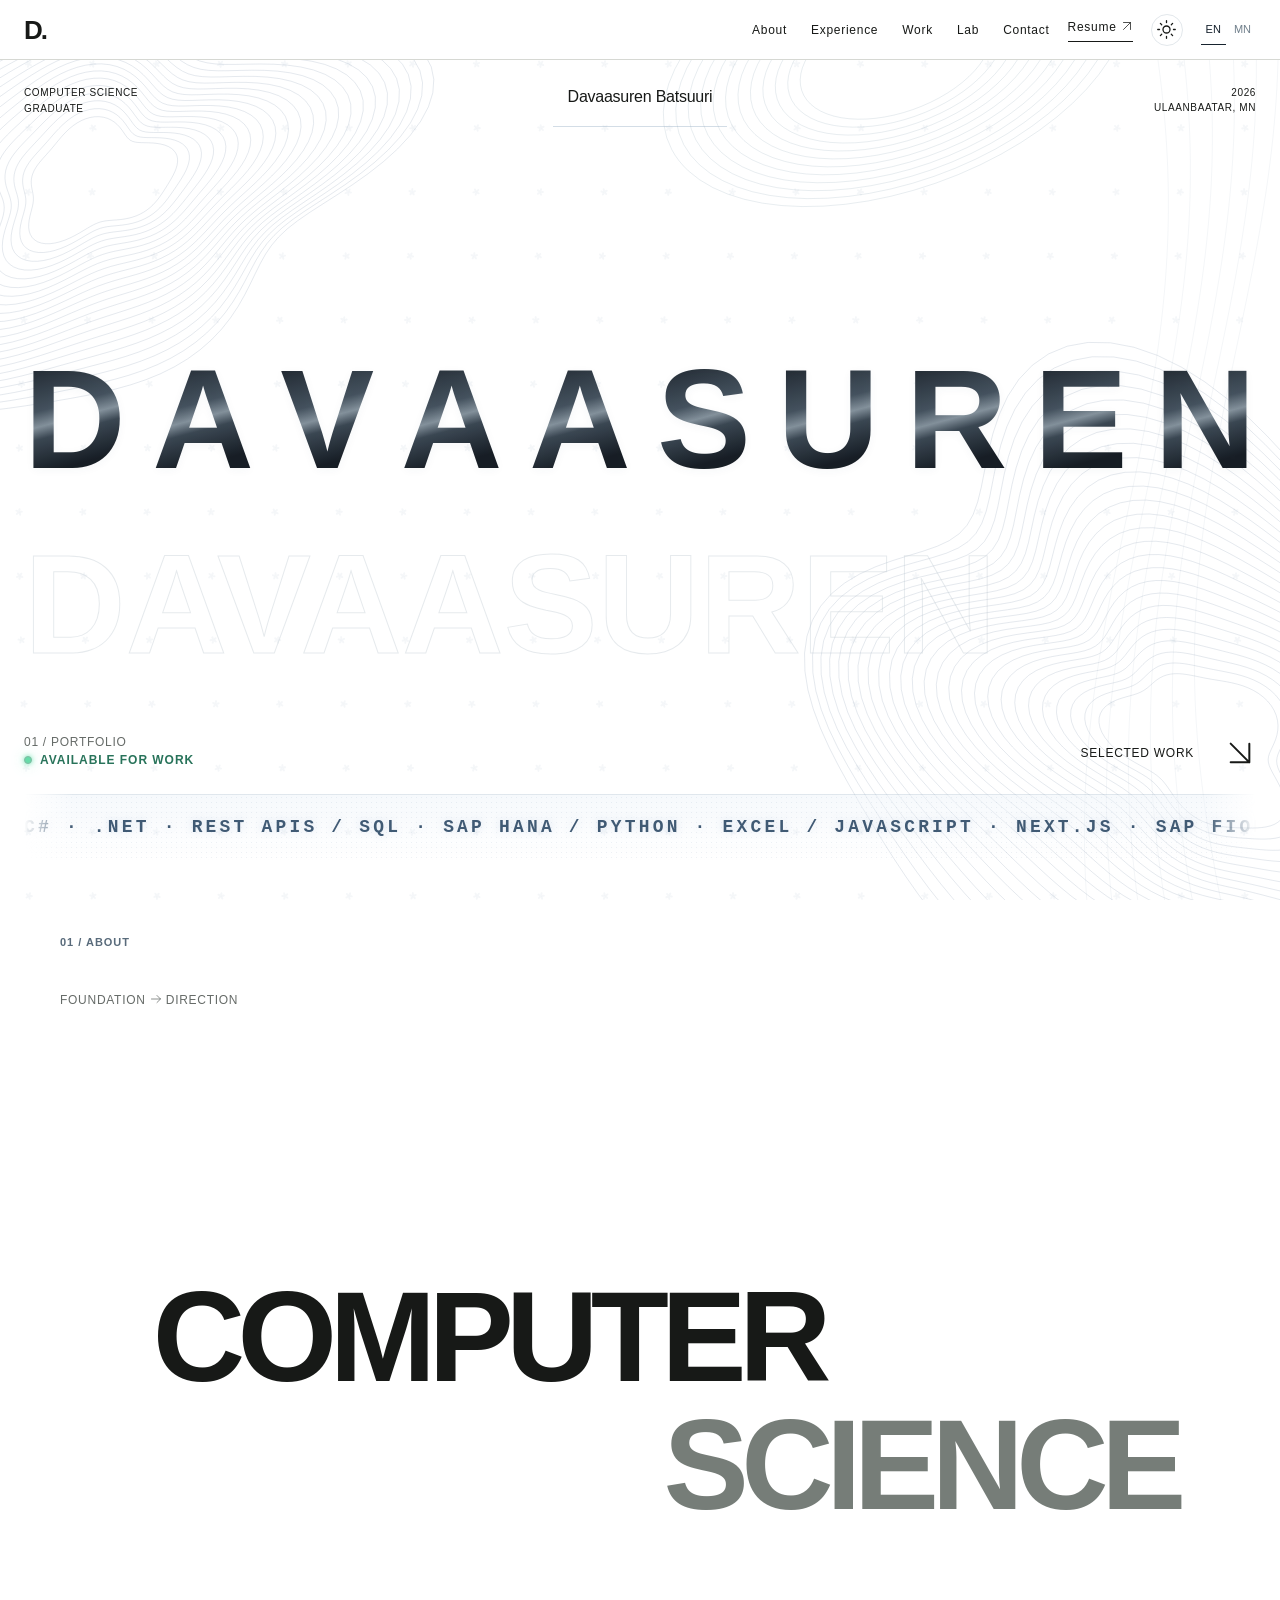
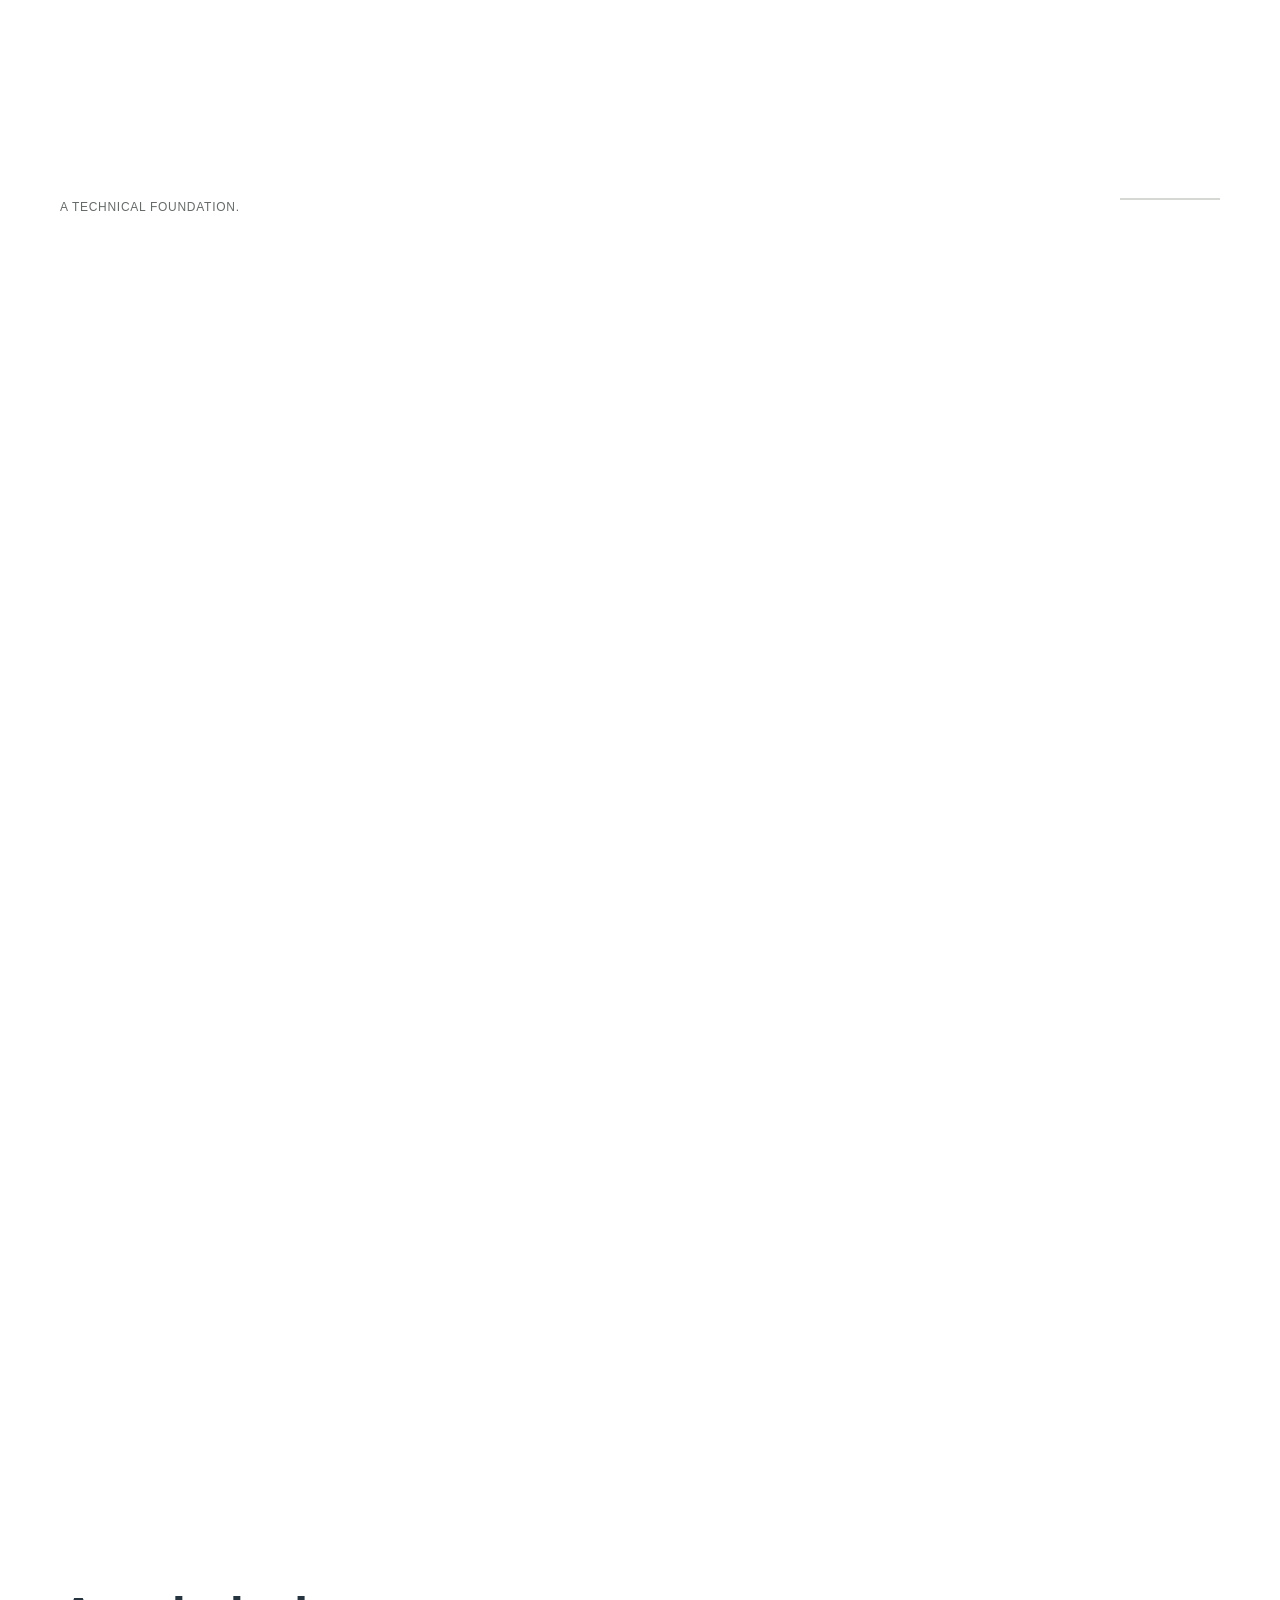
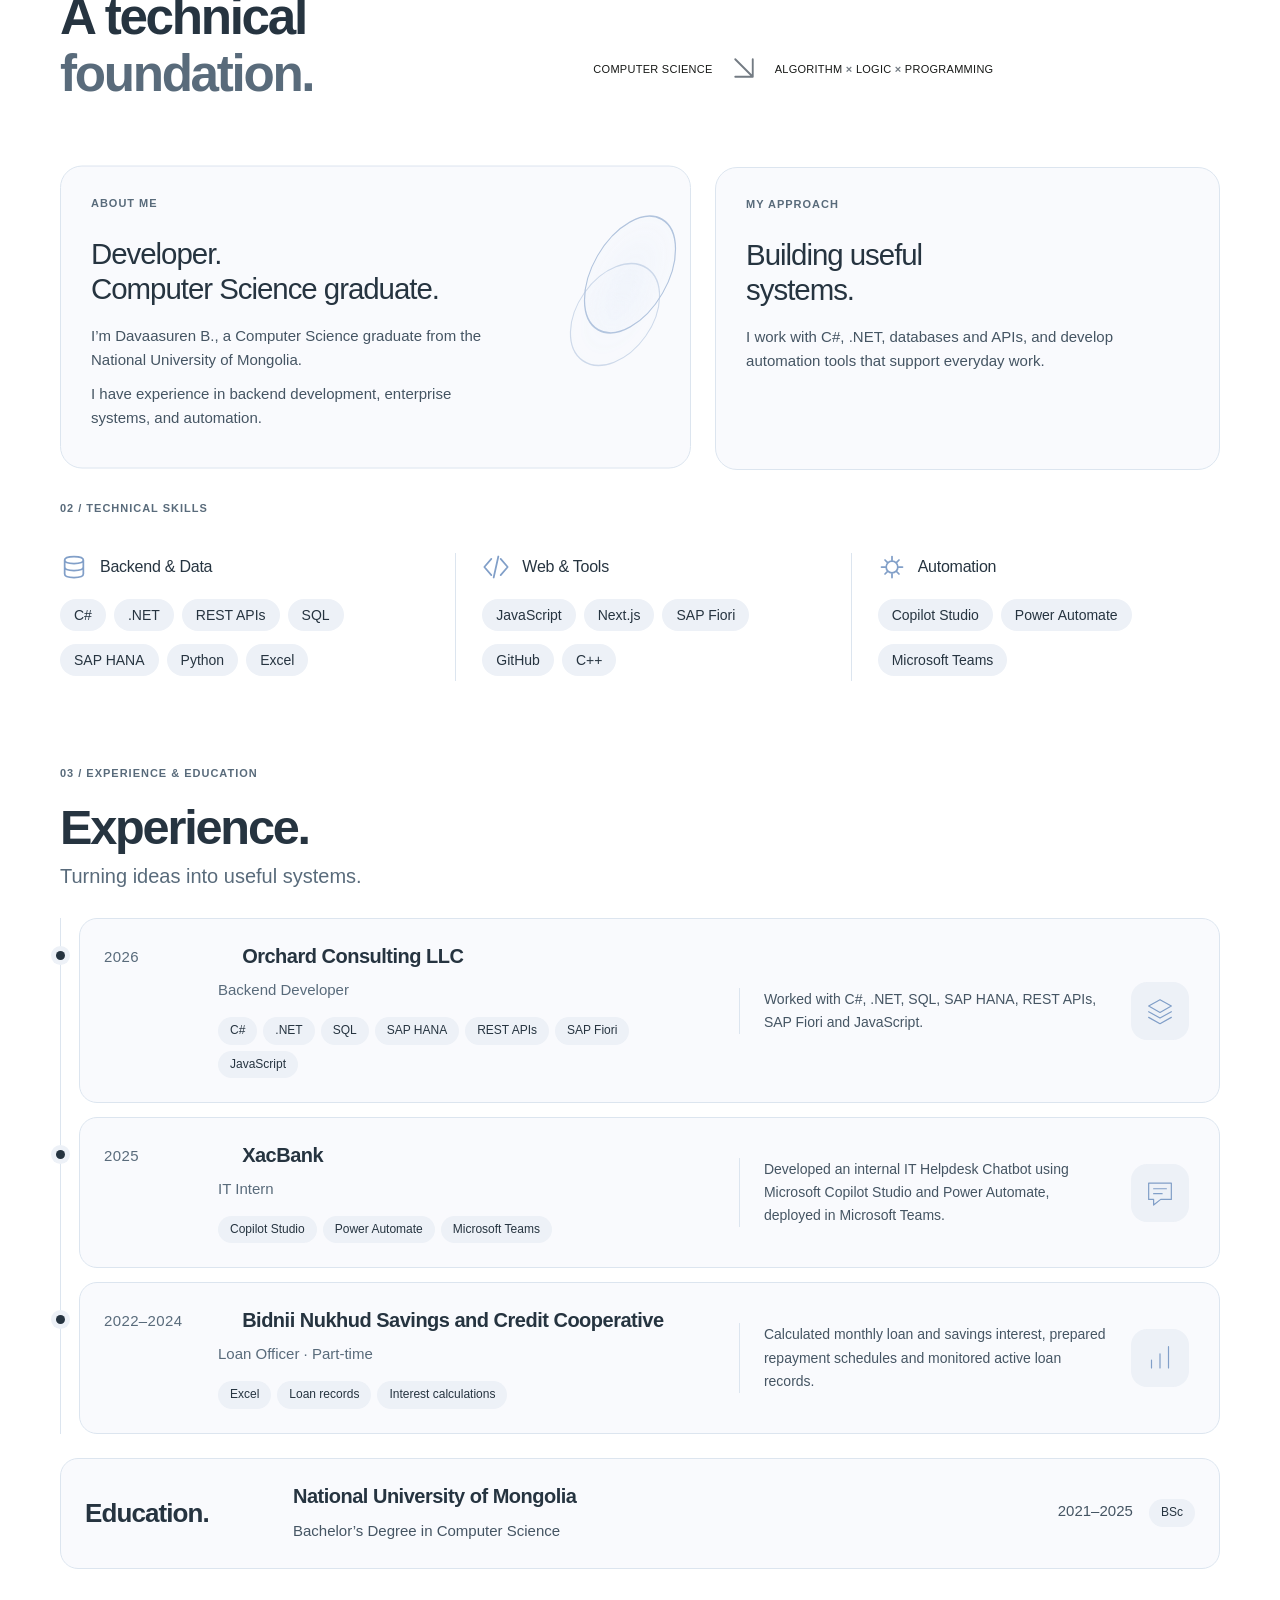
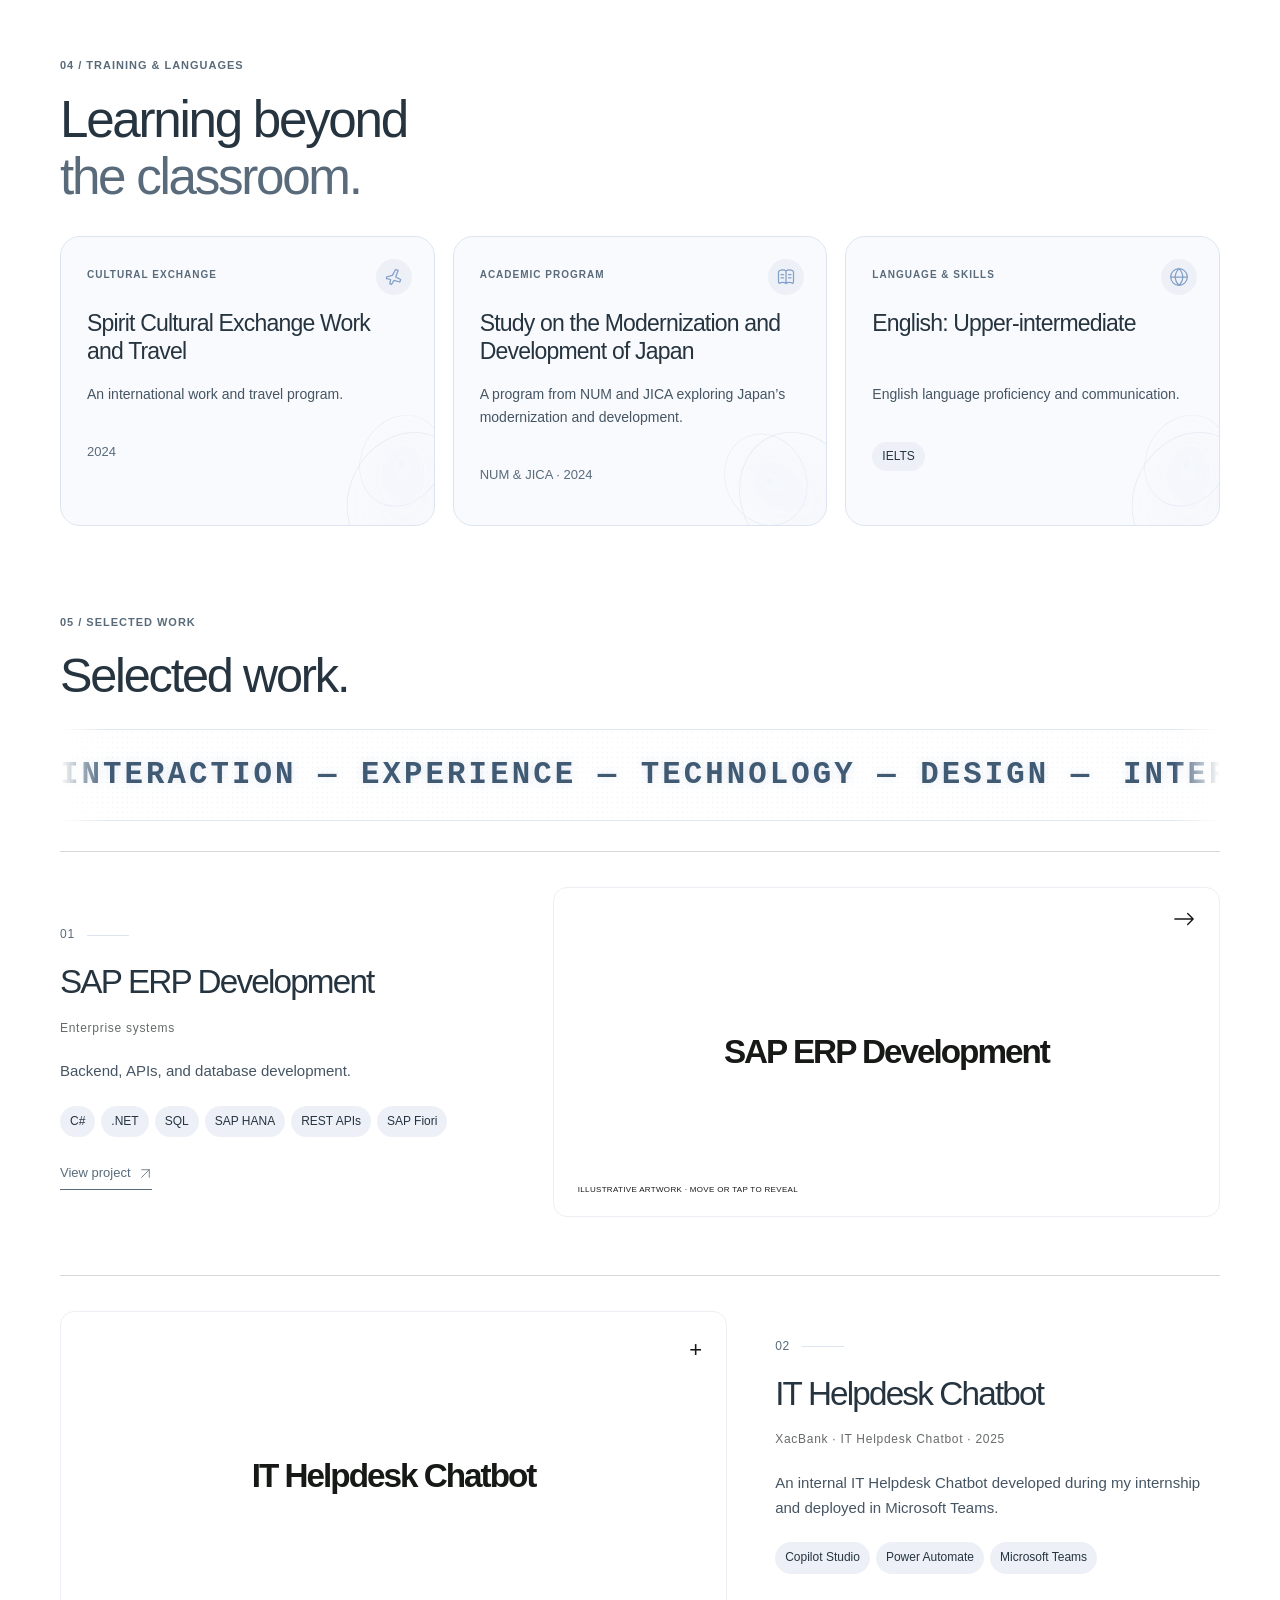
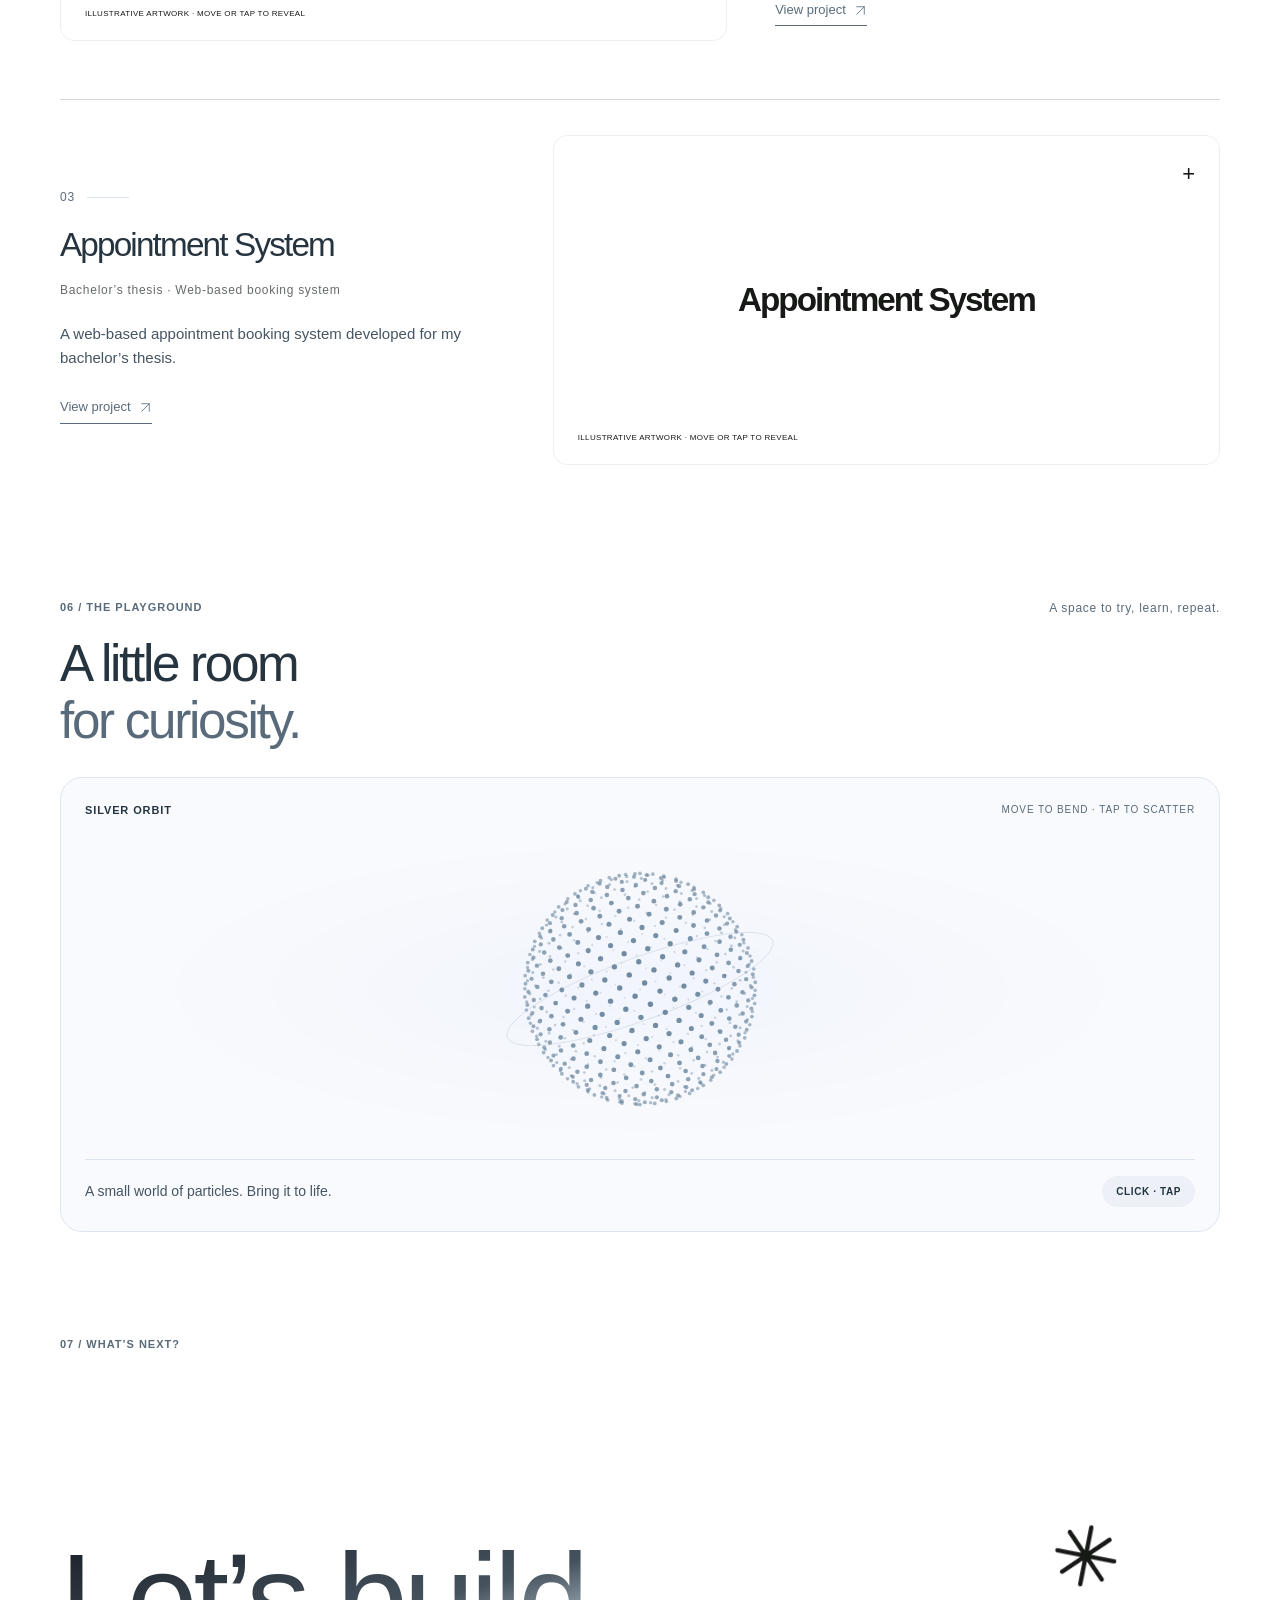
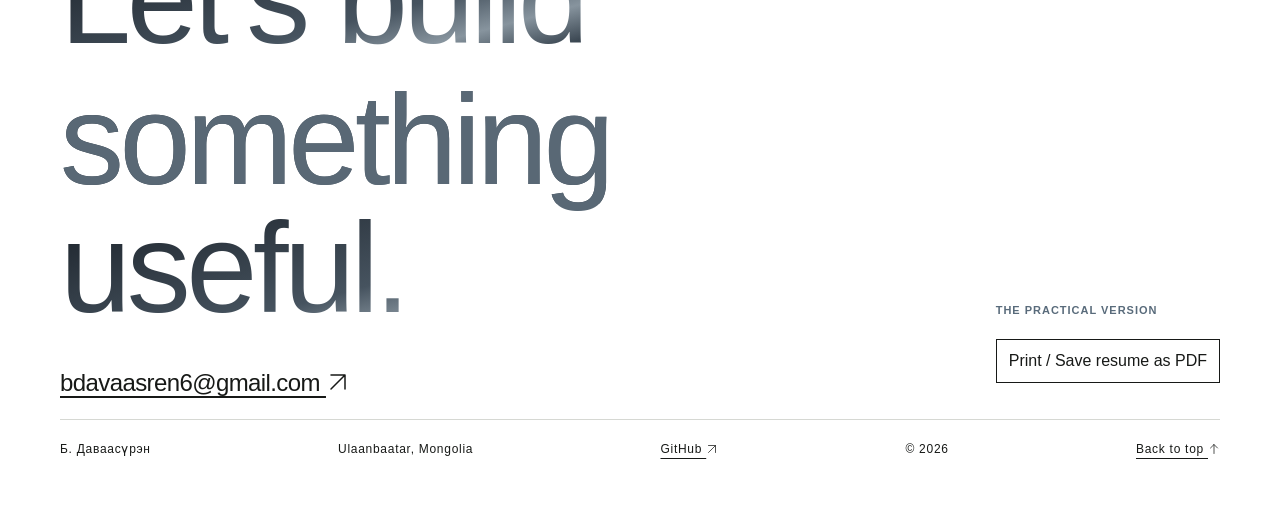
<file: index.html>
<!doctype html>
<html lang="en"><head><meta charset="utf-8"><meta name="viewport" content="width=device-width,initial-scale=1"><title>Davaasuren — Portfolio</title><meta name="description" content="Developer and Computer Science graduate based in Ulaanbaatar, Mongolia."><link rel="canonical" href="https://davaasren.github.io/"><meta property="og:title" content="Davaasuren — Portfolio"><meta property="og:description" content="Technical foundation. Creative curiosity. Human-centered direction."><meta property="og:type" content="website"><meta property="og:url" content="https://davaasren.github.io/"><meta property="og:image" content="https://davaasren.github.io/assets/social-preview.png"><meta name="twitter:card" content="summary_large_image"><meta name="theme-color" content="#ffffff"><link rel="icon" href="/assets/favicon.svg" type="image/svg+xml"><link rel="stylesheet" href="/styles/main.css"><link rel="stylesheet" href="/styles/motion.css"><link rel="stylesheet" href="/styles/editorial.css?v=mobile38"><script src="/scripts/vendor/gsap.min.js" defer></script><script src="/scripts/vendor/ScrollTrigger.min.js" defer></script><script src="/scripts/vendor/lenis.min.js" defer></script><script src="/scripts/atmosphere.js?v=stars1" defer></script><script src="/scripts/motion.js?v=phone41" defer></script><script src="/scripts/playground.js" defer></script><script src="/scripts/language.js?v=resume2" defer></script><script src="/scripts/main.js?v=pdf40" defer></script></head>
<body><a class="skip" href="#main">Skip to content</a><header class="nav"><a class="brand" href="/" aria-label="Davaasuren home">D.</a><nav aria-label="Main navigation"><a href="/#about">About</a><a href="/#experience">Experience</a><a href="/#work">Work</a><a href="/#lab">Lab</a><a href="/#contact">Contact</a></nav><a class="cv-link" href="/#cv">Resume ↗</a></header><main id="main">
<section class="hero"><div class="hero-meta"><span>RESUME / CV<br>Developer &amp; Computer Science Graduate</span><p class="hero-introduction"><strong>Б. Даваасүрэн / Davaasuren B.</strong></p><span class="hero-edition">2026<br>ULAANBAATAR, MN</span></div><div class="hero-composition"><h1 class="hero-name" aria-label="Davaasuren"><span>D</span><span>A</span><span>V</span><span>A</span><span>A</span><span>S</span><span>U</span><span>R</span><span>E</span><span>N</span><b aria-hidden="true">*</b></h1><span class="hero-echo" aria-hidden="true">DAVAASUREN</span><span class="material-note" aria-hidden="true">STUDY 001 / FOLDED LIGHT</span></div><div class="hero-bottom"><div class="hero-caption">01 / PORTFOLIO<br><span class="availability"><i></i> AVAILABLE FOR WORK</span></div><a href="#work" class="scroll">SELECTED WORK <span>↘</span></a></div><div class="hero-rule"></div></section>
<section id="about" class="transition section"><div class="section-label">01 / ABOUT</div><div class="story"><div class="scroll-scene" aria-hidden="true"><div class="scene-index">01 / FOUNDATION → DIRECTION</div><div class="cs-type"><span>COMPUTER</span><span>SCIENCE</span></div><div class="human-type"><span>ALGORITHM</span><b>×</b><span>LOGIC</span><b>×</b><span>PROGRAMMING</span></div><div class="scene-foot"><span>A TECHNICAL FOUNDATION.</span><span>A MORE HUMAN DIRECTION.</span><span class="scene-progress"><i></i></span></div></div><h2>A technical<br><em>foundation.</em></h2><div class="foundation"><span>COMPUTER SCIENCE</span><span class="arrow">↘</span><span>ALGORITHM <b>×</b> LOGIC <b>×</b> PROGRAMMING</span></div><div class="about-copy"><article><span class="section-label">ABOUT ME</span><h3>Developer.<br>Computer Science graduate.</h3><p>I’m Davaasuren B., a Computer Science graduate from the National University of Mongolia.</p><p>I have experience in backend development, enterprise systems, and automation.</p></article><article><span class="section-label">MY APPROACH</span><h3>Building useful<br>systems.</h3><p>I work with C#, .NET, databases and APIs, and develop automation tools that support everyday work.</p></article></div></div></section>
<section class="capabilities section"><div class="section-label">02 / TECHNICAL SKILLS</div><div id="capabilities" class="capability-grid"></div></section>
<section id="experience" class="experience section"><div class="section-label">03 / EXPERIENCE & EDUCATION</div><h2 class="section-title">Experience<br><em>& education.</em></h2><div id="timeline"></div><div id="education" class="education"></div></section>

<section id="training" class="section"><div class="section-label">04 / TRAINING & LANGUAGES</div><h2 class="section-title">Learning<br><em>& collaboration.</em></h2><div class="resume-training"><article><h3>Spirit Cultural Exchange Work and Travel</h3><p>2024</p></article><article><h3>Study on the Modernization and Development of Japan</h3><p>NUM & JICA · 2024</p></article><article><h3>English: Upper-intermediate</h3><p>Teamwork · Time management · Independent learning</p></article></div></section>
<section id="work" class="work section"><div class="section-top"><span class="section-label">05 / SELECTED WORK</span></div><h2 class="section-title">Selected<br><em>work.</em></h2><div class="motion-marquee" aria-hidden="true"><div>INTERACTION — EXPERIENCE — TECHNOLOGY — DESIGN</div></div><div id="projects"></div></section><section id="lab" class="lab section"><div class="section-top"><span class="section-label">05 / THE PLAYGROUND</span><span class="small">A space to try, learn, repeat.</span></div><h2 class="section-title">A little room<br><em>for curiosity.</em></h2><div class="sphere-play"><div class="lab-caption">001 — SILVER ORBIT <span>MOVE TO BEND · TAP TO SCATTER</span></div><button class="particle-sphere" aria-label="Scatter the silver particle sphere"><canvas aria-hidden="true"></canvas><span class="sphere-fallback">◌</span></button><div class="sphere-bottom"><p>A small world of particles. Bring it to life.</p><span class="section-label">CLICK · TAP · ENTER</span></div></div></section>
<section id="contact" class="contact section"><div class="section-label">06 / WHAT’S NEXT?</div><h2>Let’s build<br><em>something</em><br>useful.<span class="contact-star" aria-hidden="true">✳</span></h2><div class="contact-bottom"><a id="email" class="email" href="mailto:bdavaasren6@gmail.com">bdavaasren6@gmail.com ↗</a><div id="cv"><span class="section-label">THE PRACTICAL VERSION</span><p id="cv-state"><button class="print-resume" type="button">Print / Save resume as PDF</button></p></div></div><footer><span>Б. Даваасүрэн</span><span id="location">Ulaanbaatar, Mongolia</span><a href="https://github.com/Davaasren">GitHub ↗</a><span>© 2026</span><a href="#main">Back to top ↑</a></footer></section></main><noscript><p class="section">JavaScript is disabled. Read the <a href="/overview.html">complete portfolio overview</a> for projects, experience, education and capabilities.</p></noscript></body></html>
</file>
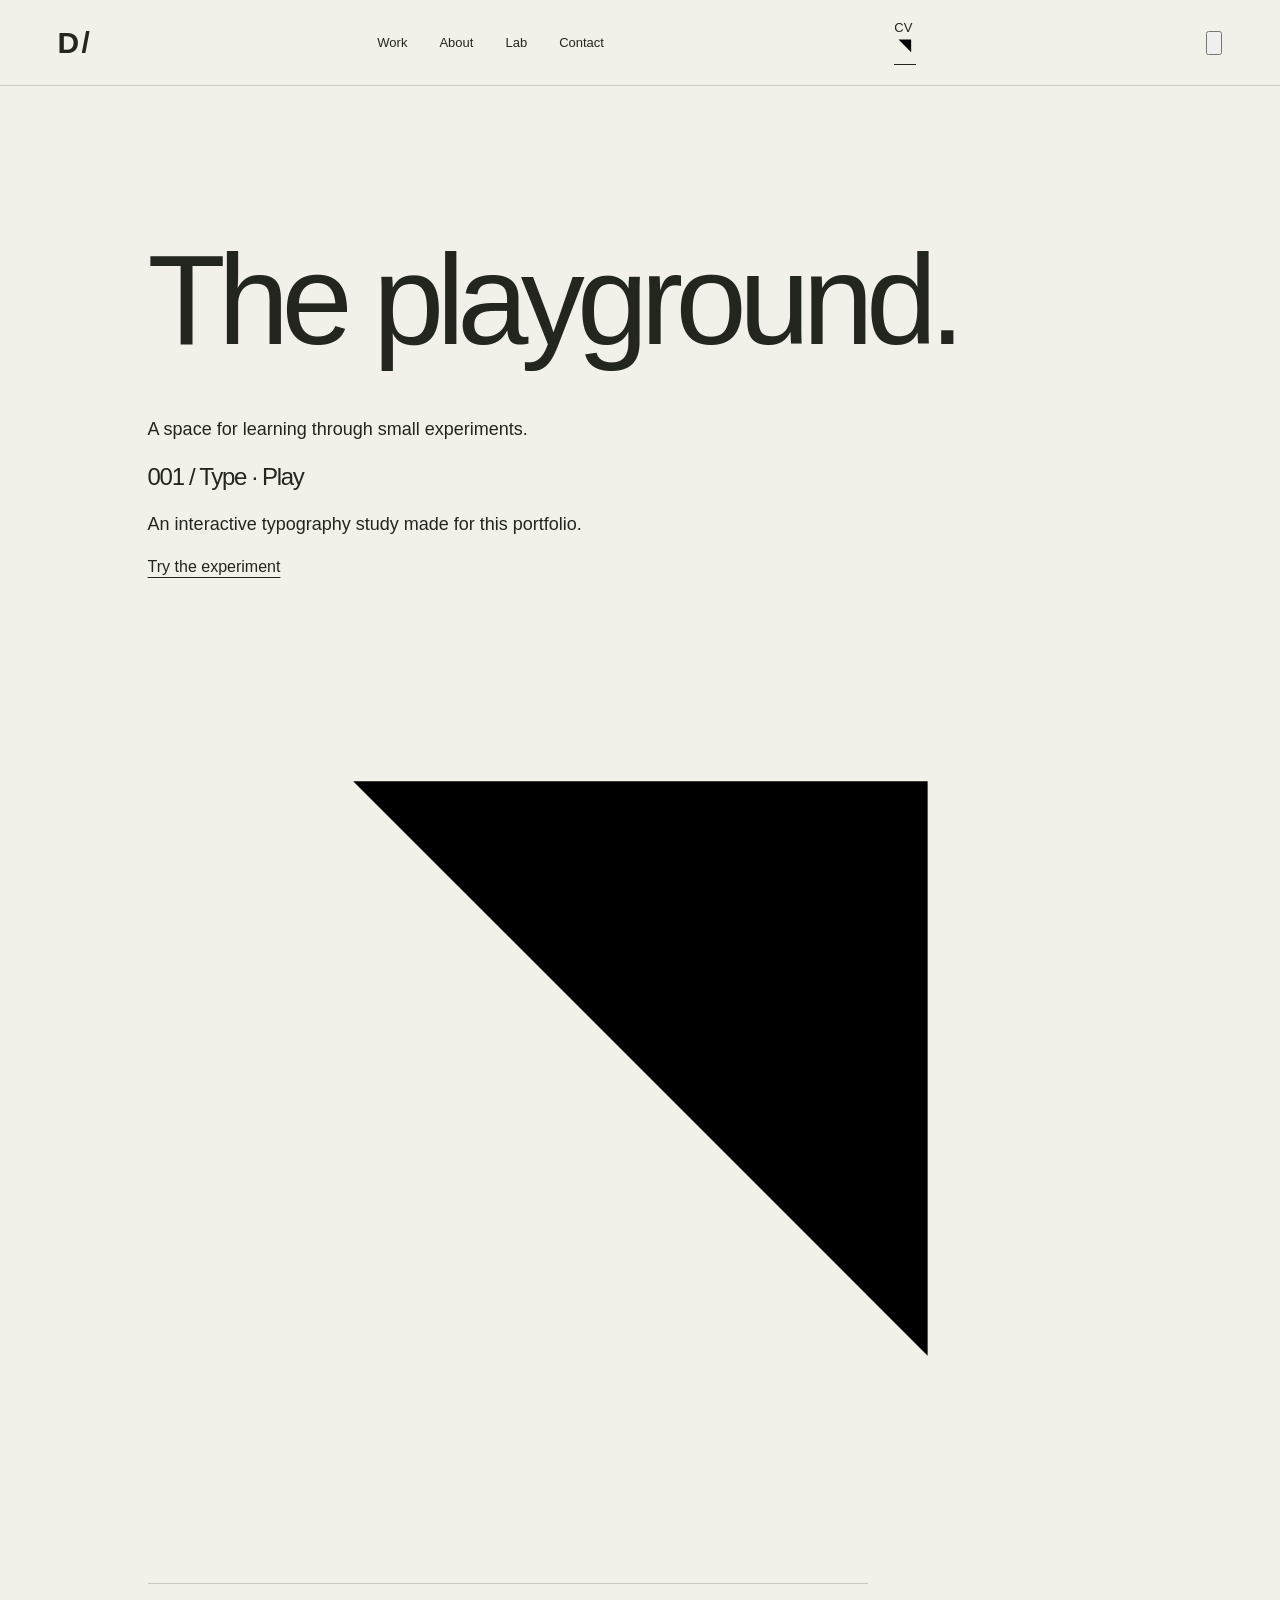
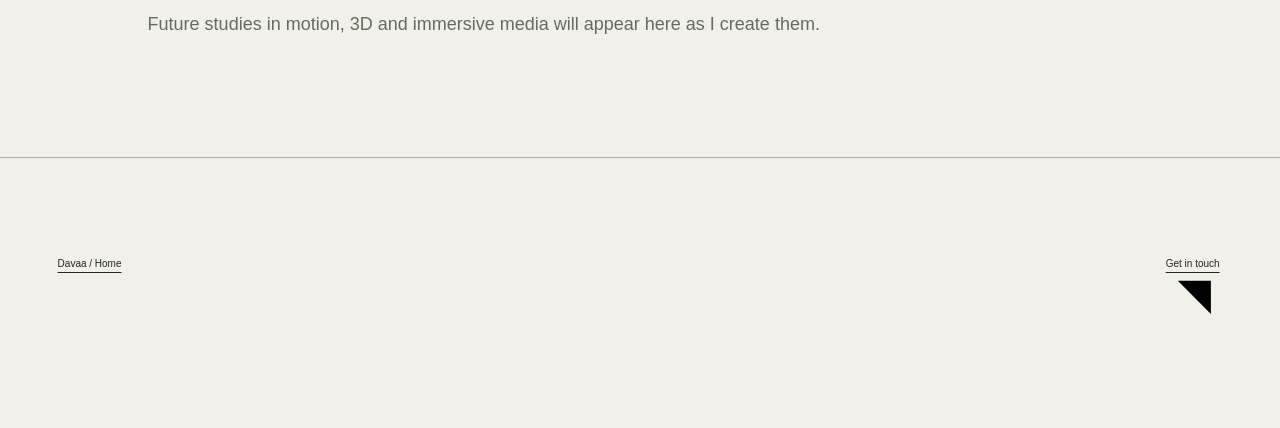
<file: lab/index.html>
<!doctype html>
<html lang="en"><head><meta charset="utf-8"><meta name="viewport" content="width=device-width,initial-scale=1"><title>Davaa — Portfolio</title><meta name="description" content="Computer Science graduate exploring interaction, creative technology and human-centered digital experiences."><link rel="canonical" href="https://davaasren.github.io/"><meta property="og:title" content="Davaa — Portfolio"><meta property="og:description" content="Technical foundation. Creative curiosity. Human-centered direction."><meta property="og:type" content="website"><meta property="og:url" content="https://davaasren.github.io/"><meta property="og:image" content="https://davaasren.github.io/assets/social-preview.png"><meta name="twitter:card" content="summary_large_image"><meta name="theme-color" content="#f1f0e9"><link rel="icon" href="/assets/favicon.svg" type="image/svg+xml"><link rel="stylesheet" href="/styles/main.css"><script src="/scripts/main.js" defer></script></head>
<body><header class="nav"><a class="brand" href="/" aria-label="Davaa home">D /</a><nav aria-label="Main navigation"><a href="/#work">Work</a><a href="/#about">About</a><a href="/#lab">Lab</a><a href="/#contact">Contact</a></nav><a class="cv-link" href="/#cv">CV ↗</a></header><main id="main" class="section detail"><h1>The playground.</h1><p>A space for learning through small experiments.</p><h2>001 / Type · Play</h2><p>An interactive typography study made for this portfolio.</p><a href="/#lab">Try the experiment ↗</a><p class="detail-note">Future studies in motion, 3D and immersive media will appear here as I create them.</p></main><footer class="section"><a href="/">Davaa / Home</a><a href="mailto:bdavaasren6@gmail.com">Get in touch ↗</a></footer></body></html>
</file>
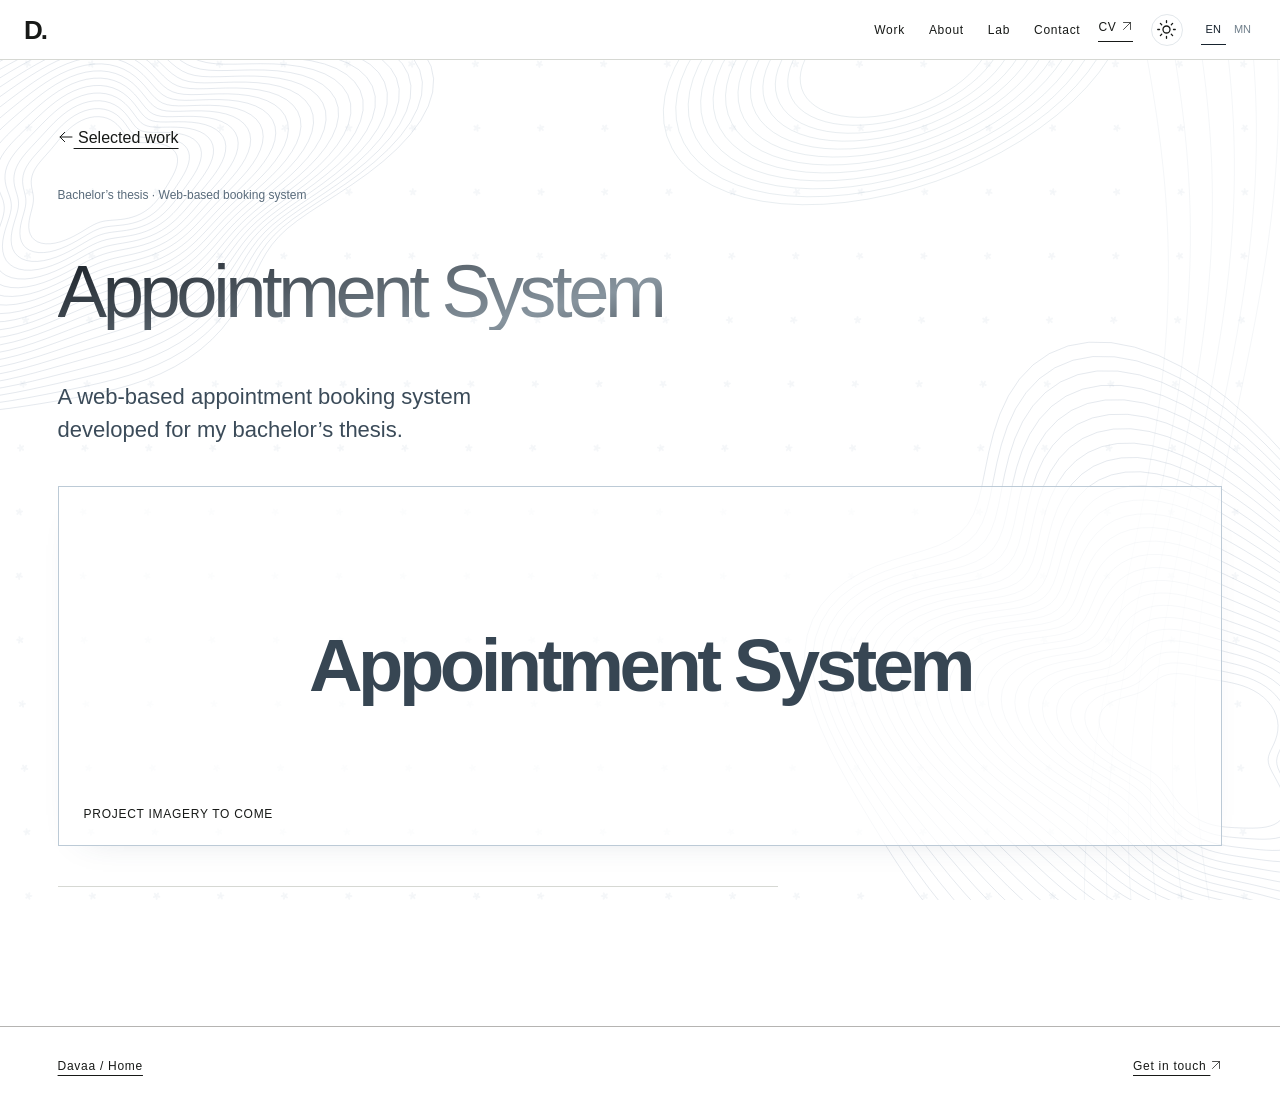
<file: work/bachelors-project/index.html>
<!doctype html>
<html lang="en"><head><meta charset="utf-8"><meta name="viewport" content="width=device-width,initial-scale=1"><title>Davaa — Portfolio</title><meta name="description" content="Computer Science graduate exploring interaction, creative technology and human-centered digital experiences."><link rel="canonical" href="https://davaasren.github.io/work/bachelors-project/"><meta property="og:title" content="Davaa — Portfolio"><meta property="og:description" content="Technical foundation. Creative curiosity. Human-centered direction."><meta property="og:type" content="website"><meta property="og:url" content="https://davaasren.github.io/"><meta property="og:image" content="https://davaasren.github.io/assets/social-preview.png"><meta name="twitter:card" content="summary_large_image"><meta name="theme-color" content="#ffffff"><link rel="icon" href="/assets/favicon.svg" type="image/svg+xml"><link rel="stylesheet" href="/styles/main.css"><link rel="stylesheet" href="/styles/editorial.css"><script src="/scripts/vendor/gsap.min.js" defer></script><script src="/scripts/atmosphere.js" defer></script><script src="/scripts/language.js" defer></script><script src="/scripts/main.js" defer></script></head>
<body><header class="nav"><a class="brand" href="/" aria-label="Davaasuren home">D.</a><nav aria-label="Main navigation"><a href="/#work">Work</a><a href="/#about">About</a><a href="/#lab">Lab</a><a href="/#contact">Contact</a></nav><a class="cv-link" href="/#cv">CV ↗</a></header><main id="main" class="section detail"><article id="project-detail" data-slug="bachelors-project"><h1>A FOUNDATION IN SYSTEMS</h1><p>A web-based system developed as part of my Computer Science bachelor’s project.</p><p>Project title, topic, functionality, technologies, my role and screenshots need to be supplied.</p></article></main><footer class="section"><a href="/">Davaa / Home</a><a href="mailto:bdavaasren6@gmail.com">Get in touch ↗</a></footer></body></html>
</file>
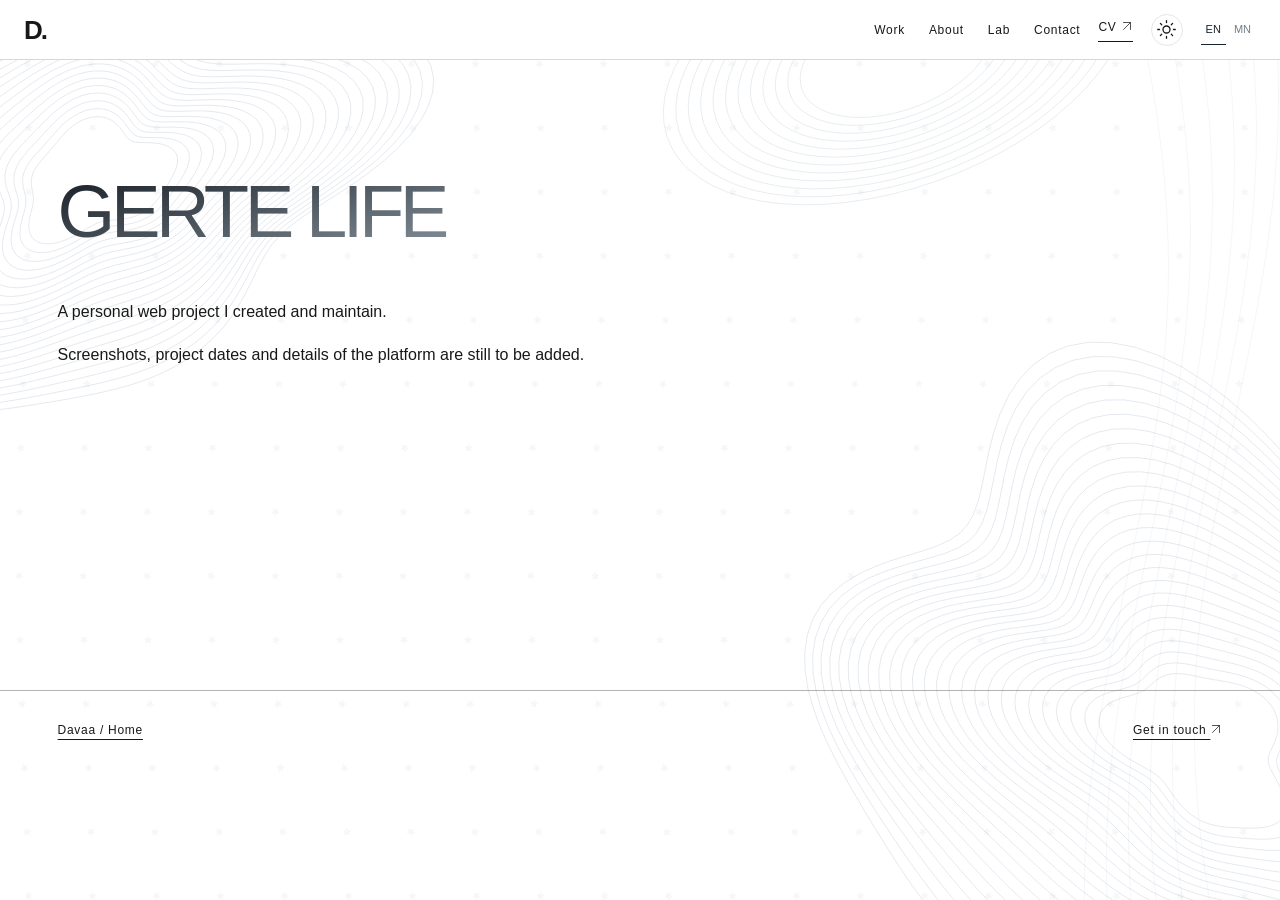
<file: work/gertelife/index.html>
<!doctype html>
<html lang="en"><head><meta charset="utf-8"><meta name="viewport" content="width=device-width,initial-scale=1"><title>Davaa — Portfolio</title><meta name="description" content="Computer Science graduate exploring interaction, creative technology and human-centered digital experiences."><link rel="canonical" href="https://davaasren.github.io/work/gertelife/"><meta property="og:title" content="Davaa — Portfolio"><meta property="og:description" content="Technical foundation. Creative curiosity. Human-centered direction."><meta property="og:type" content="website"><meta property="og:url" content="https://davaasren.github.io/"><meta property="og:image" content="https://davaasren.github.io/assets/social-preview.png"><meta name="twitter:card" content="summary_large_image"><meta name="theme-color" content="#ffffff"><link rel="icon" href="/assets/favicon.svg" type="image/svg+xml"><link rel="stylesheet" href="/styles/main.css"><link rel="stylesheet" href="/styles/editorial.css?v=theme13"><script src="/scripts/vendor/gsap.min.js" defer></script><script src="/scripts/atmosphere.js?v=stars1" defer></script><script src="/scripts/language.js?v=resume2" defer></script><script src="/scripts/main.js?v=theme13" defer></script></head>
<body><header class="nav"><a class="brand" href="/" aria-label="Davaasuren home">D.</a><nav aria-label="Main navigation"><a href="/#work">Work</a><a href="/#about">About</a><a href="/#lab">Lab</a><a href="/#contact">Contact</a></nav><a class="cv-link" href="/#cv">CV ↗</a></header><main id="main" class="section detail"><article id="project-detail" data-slug="gertelife"><h1>GERTE LIFE</h1><p>A personal web project I created and maintain.</p><p>Screenshots, project dates and details of the platform are still to be added.</p></article></main><footer class="section"><a href="/">Davaa / Home</a><a href="mailto:bdavaasren6@gmail.com">Get in touch ↗</a></footer></body></html>
</file>
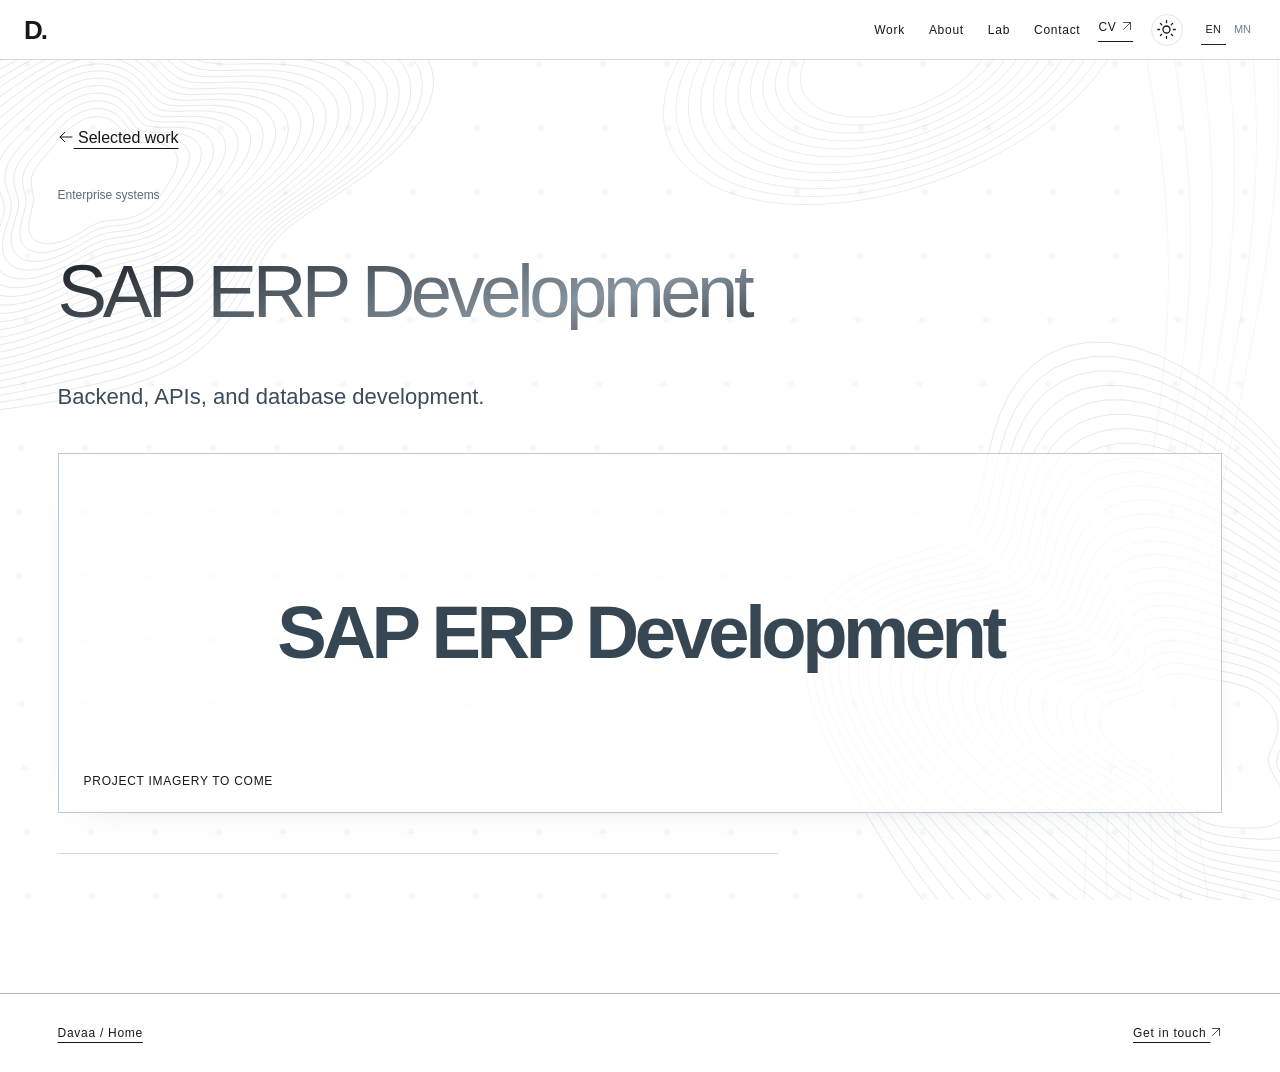
<file: work/sap-erp/index.html>
<!doctype html>
<html lang="en"><head><meta charset="utf-8"><meta name="viewport" content="width=device-width,initial-scale=1"><title>Davaa — Portfolio</title><meta name="description" content="Computer Science graduate exploring interaction, creative technology and human-centered digital experiences."><link rel="canonical" href="https://davaasren.github.io/work/bachelors-project/"><meta property="og:title" content="Davaa — Portfolio"><meta property="og:description" content="Technical foundation. Creative curiosity. Human-centered direction."><meta property="og:type" content="website"><meta property="og:url" content="https://davaasren.github.io/"><meta property="og:image" content="https://davaasren.github.io/assets/social-preview.png"><meta name="twitter:card" content="summary_large_image"><meta name="theme-color" content="#ffffff"><link rel="icon" href="/assets/favicon.svg" type="image/svg+xml"><link rel="stylesheet" href="/styles/main.css"><link rel="stylesheet" href="/styles/editorial.css?v=theme13"><script src="/scripts/vendor/gsap.min.js" defer></script><script src="/scripts/atmosphere.js?v=stars1" defer></script><script src="/scripts/language.js?v=resume2" defer></script><script src="/scripts/main.js?v=theme13" defer></script></head>
<body><header class="nav"><a class="brand" href="/" aria-label="Davaasuren home">D.</a><nav aria-label="Main navigation"><a href="/#work">Work</a><a href="/#about">About</a><a href="/#lab">Lab</a><a href="/#contact">Contact</a></nav><a class="cv-link" href="/#cv">CV ↗</a></header><main id="main" class="section detail"><article id="project-detail" data-slug="sap-erp"><h1>A FOUNDATION IN SYSTEMS</h1><p>A web-based system developed as part of my Computer Science bachelor’s project.</p><p>Project title, topic, functionality, technologies, my role and screenshots need to be supplied.</p></article></main><footer class="section"><a href="/">Davaa / Home</a><a href="mailto:bdavaasren6@gmail.com">Get in touch ↗</a></footer></body></html>
</file>
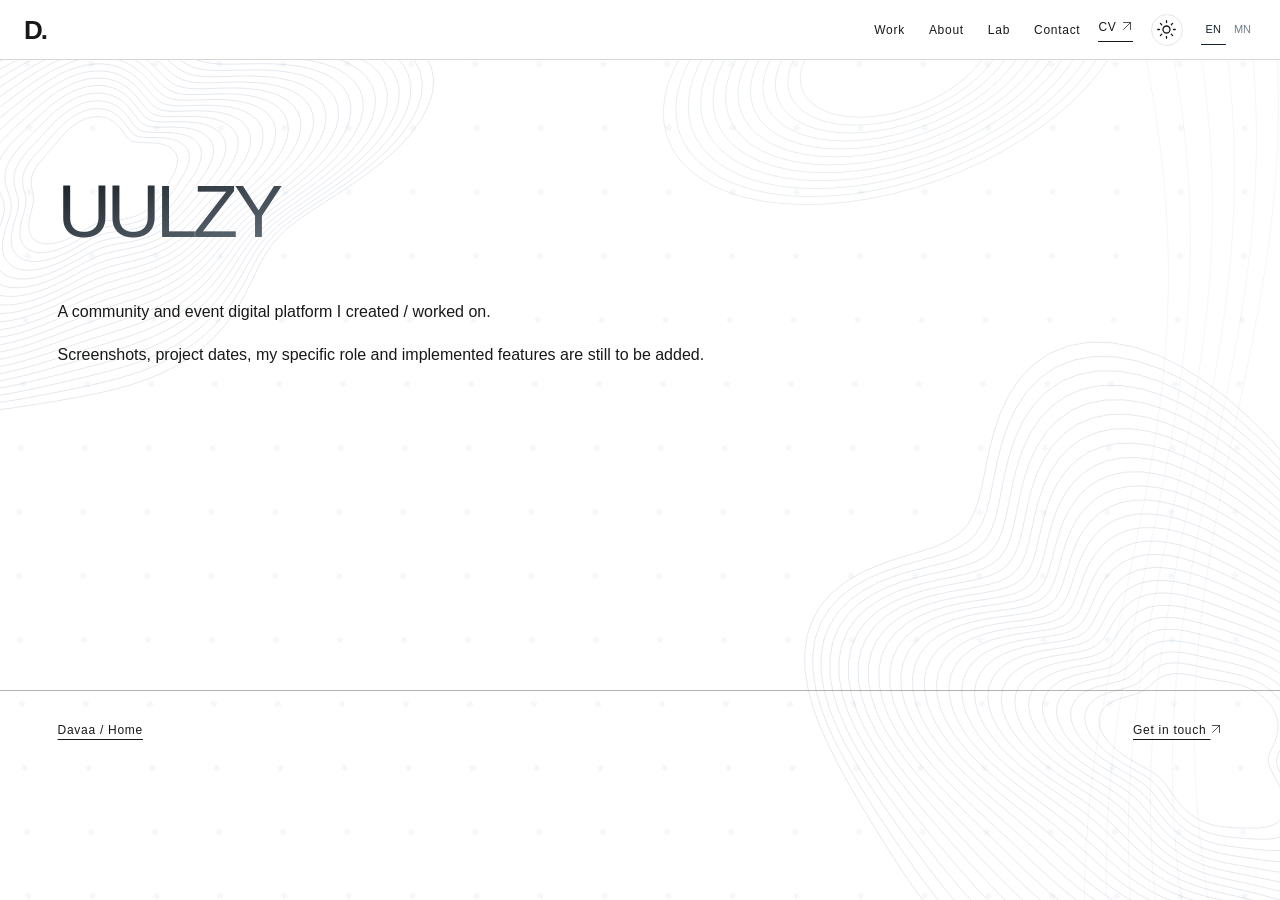
<file: work/uulzy/index.html>
<!doctype html>
<html lang="en"><head><meta charset="utf-8"><meta name="viewport" content="width=device-width,initial-scale=1"><title>Davaa — Portfolio</title><meta name="description" content="Computer Science graduate exploring interaction, creative technology and human-centered digital experiences."><link rel="canonical" href="https://davaasren.github.io/work/uulzy/"><meta property="og:title" content="Davaa — Portfolio"><meta property="og:description" content="Technical foundation. Creative curiosity. Human-centered direction."><meta property="og:type" content="website"><meta property="og:url" content="https://davaasren.github.io/"><meta property="og:image" content="https://davaasren.github.io/assets/social-preview.png"><meta name="twitter:card" content="summary_large_image"><meta name="theme-color" content="#ffffff"><link rel="icon" href="/assets/favicon.svg" type="image/svg+xml"><link rel="stylesheet" href="/styles/main.css"><link rel="stylesheet" href="/styles/editorial.css?v=theme13"><script src="/scripts/vendor/gsap.min.js" defer></script><script src="/scripts/atmosphere.js?v=stars1" defer></script><script src="/scripts/language.js?v=resume2" defer></script><script src="/scripts/main.js?v=theme13" defer></script></head>
<body><header class="nav"><a class="brand" href="/" aria-label="Davaasuren home">D.</a><nav aria-label="Main navigation"><a href="/#work">Work</a><a href="/#about">About</a><a href="/#lab">Lab</a><a href="/#contact">Contact</a></nav><a class="cv-link" href="/#cv">CV ↗</a></header><main id="main" class="section detail"><article id="project-detail" data-slug="uulzy"><h1>UULZY</h1><p>A community and event digital platform I created / worked on.</p><p>Screenshots, project dates, my specific role and implemented features are still to be added.</p></article></main><footer class="section"><a href="/">Davaa / Home</a><a href="mailto:bdavaasren6@gmail.com">Get in touch ↗</a></footer></body></html>
</file>
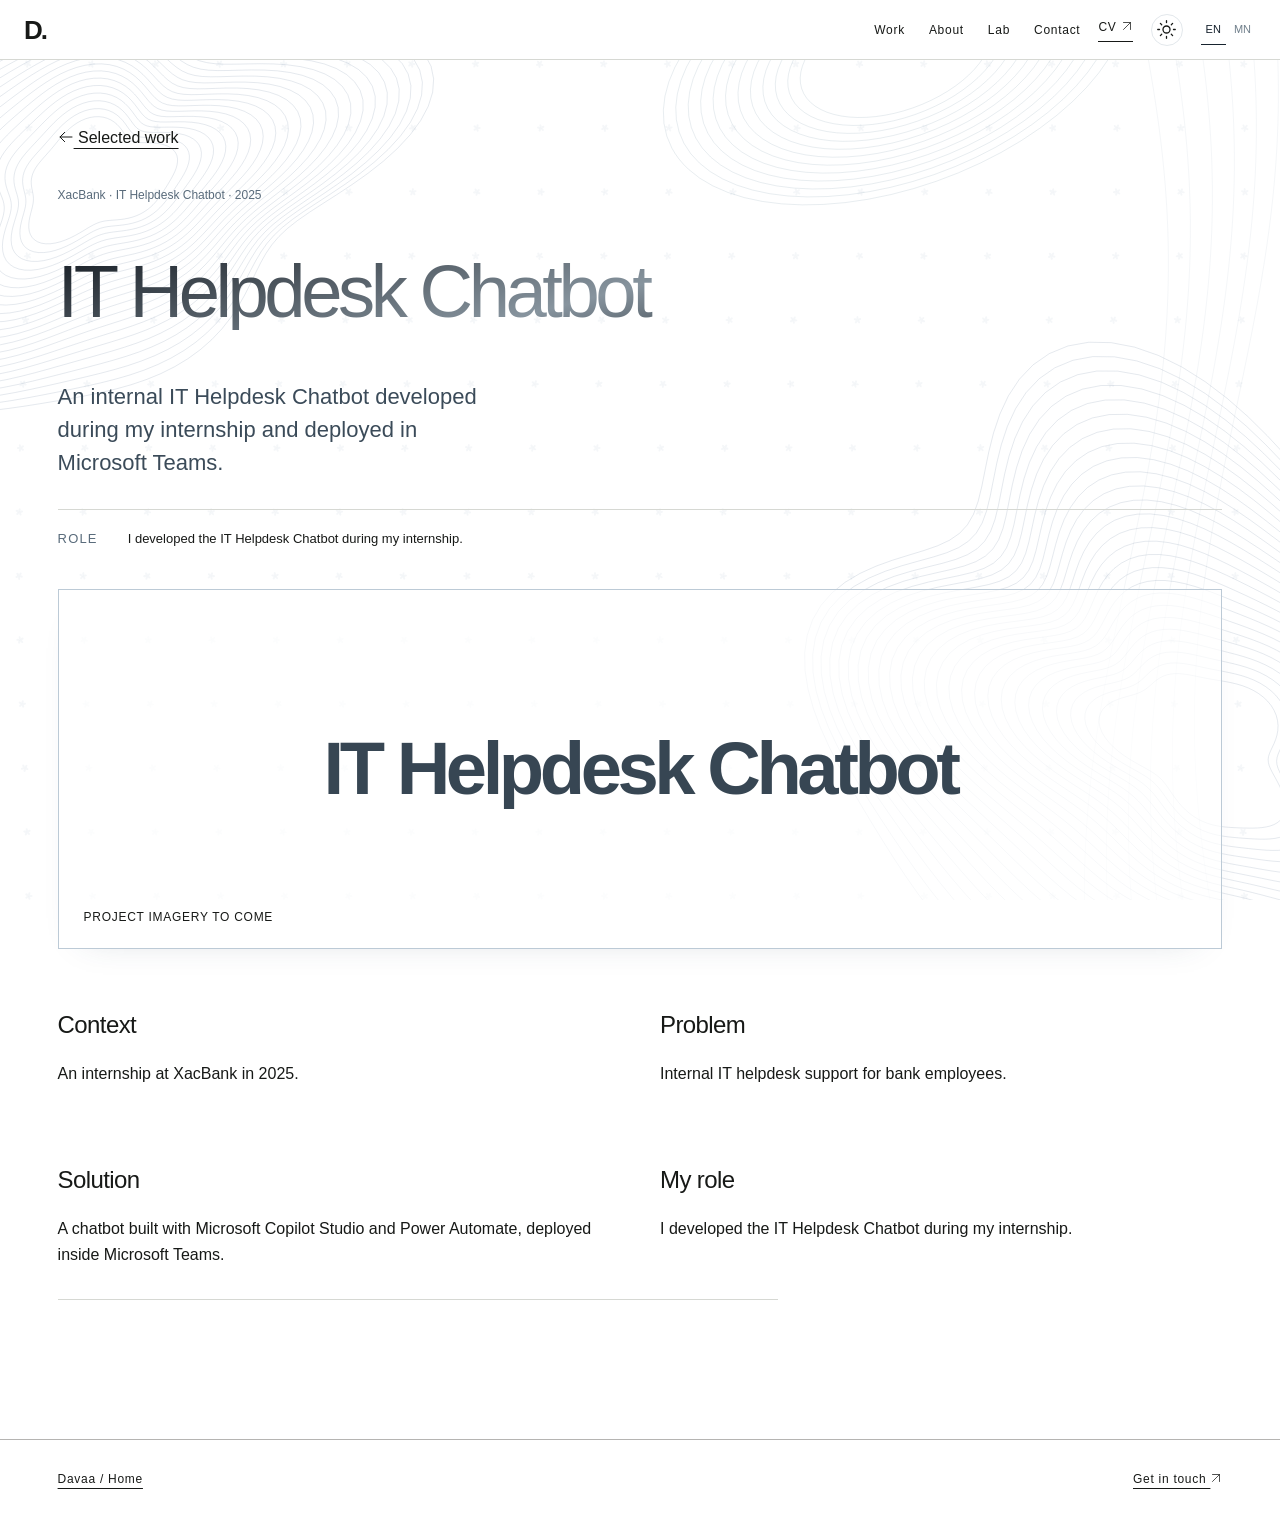
<file: work/xacbank-chatbot/index.html>
<!doctype html>
<html lang="en"><head><meta charset="utf-8"><meta name="viewport" content="width=device-width,initial-scale=1"><title>Davaa — Portfolio</title><meta name="description" content="Computer Science graduate exploring interaction, creative technology and human-centered digital experiences."><link rel="canonical" href="https://davaasren.github.io/work/xacbank-chatbot/"><meta property="og:title" content="Davaa — Portfolio"><meta property="og:description" content="Technical foundation. Creative curiosity. Human-centered direction."><meta property="og:type" content="website"><meta property="og:url" content="https://davaasren.github.io/"><meta property="og:image" content="https://davaasren.github.io/assets/social-preview.png"><meta name="twitter:card" content="summary_large_image"><meta name="theme-color" content="#ffffff"><link rel="icon" href="/assets/favicon.svg" type="image/svg+xml"><link rel="stylesheet" href="/styles/main.css"><link rel="stylesheet" href="/styles/editorial.css?v=theme13"><script src="/scripts/vendor/gsap.min.js" defer></script><script src="/scripts/atmosphere.js?v=stars1" defer></script><script src="/scripts/language.js?v=resume2" defer></script><script src="/scripts/main.js?v=theme13" defer></script></head>
<body><header class="nav"><a class="brand" href="/" aria-label="Davaasuren home">D.</a><nav aria-label="Main navigation"><a href="/#work">Work</a><a href="/#about">About</a><a href="/#lab">Lab</a><a href="/#contact">Contact</a></nav><a class="cv-link" href="/#cv">CV ↗</a></header><main id="main" class="section detail"><article id="project-detail" data-slug="xacbank-chatbot"><h1>A HELPING HAND</h1><p>An internal IT Helpdesk Chatbot developed during my internship and deployed in Microsoft Teams.</p><p>Approved screenshots and further detail about the support flow are still to be added.</p></article></main><footer class="section"><a href="/">Davaa / Home</a><a href="mailto:bdavaasren6@gmail.com">Get in touch ↗</a></footer></body></html>
</file>
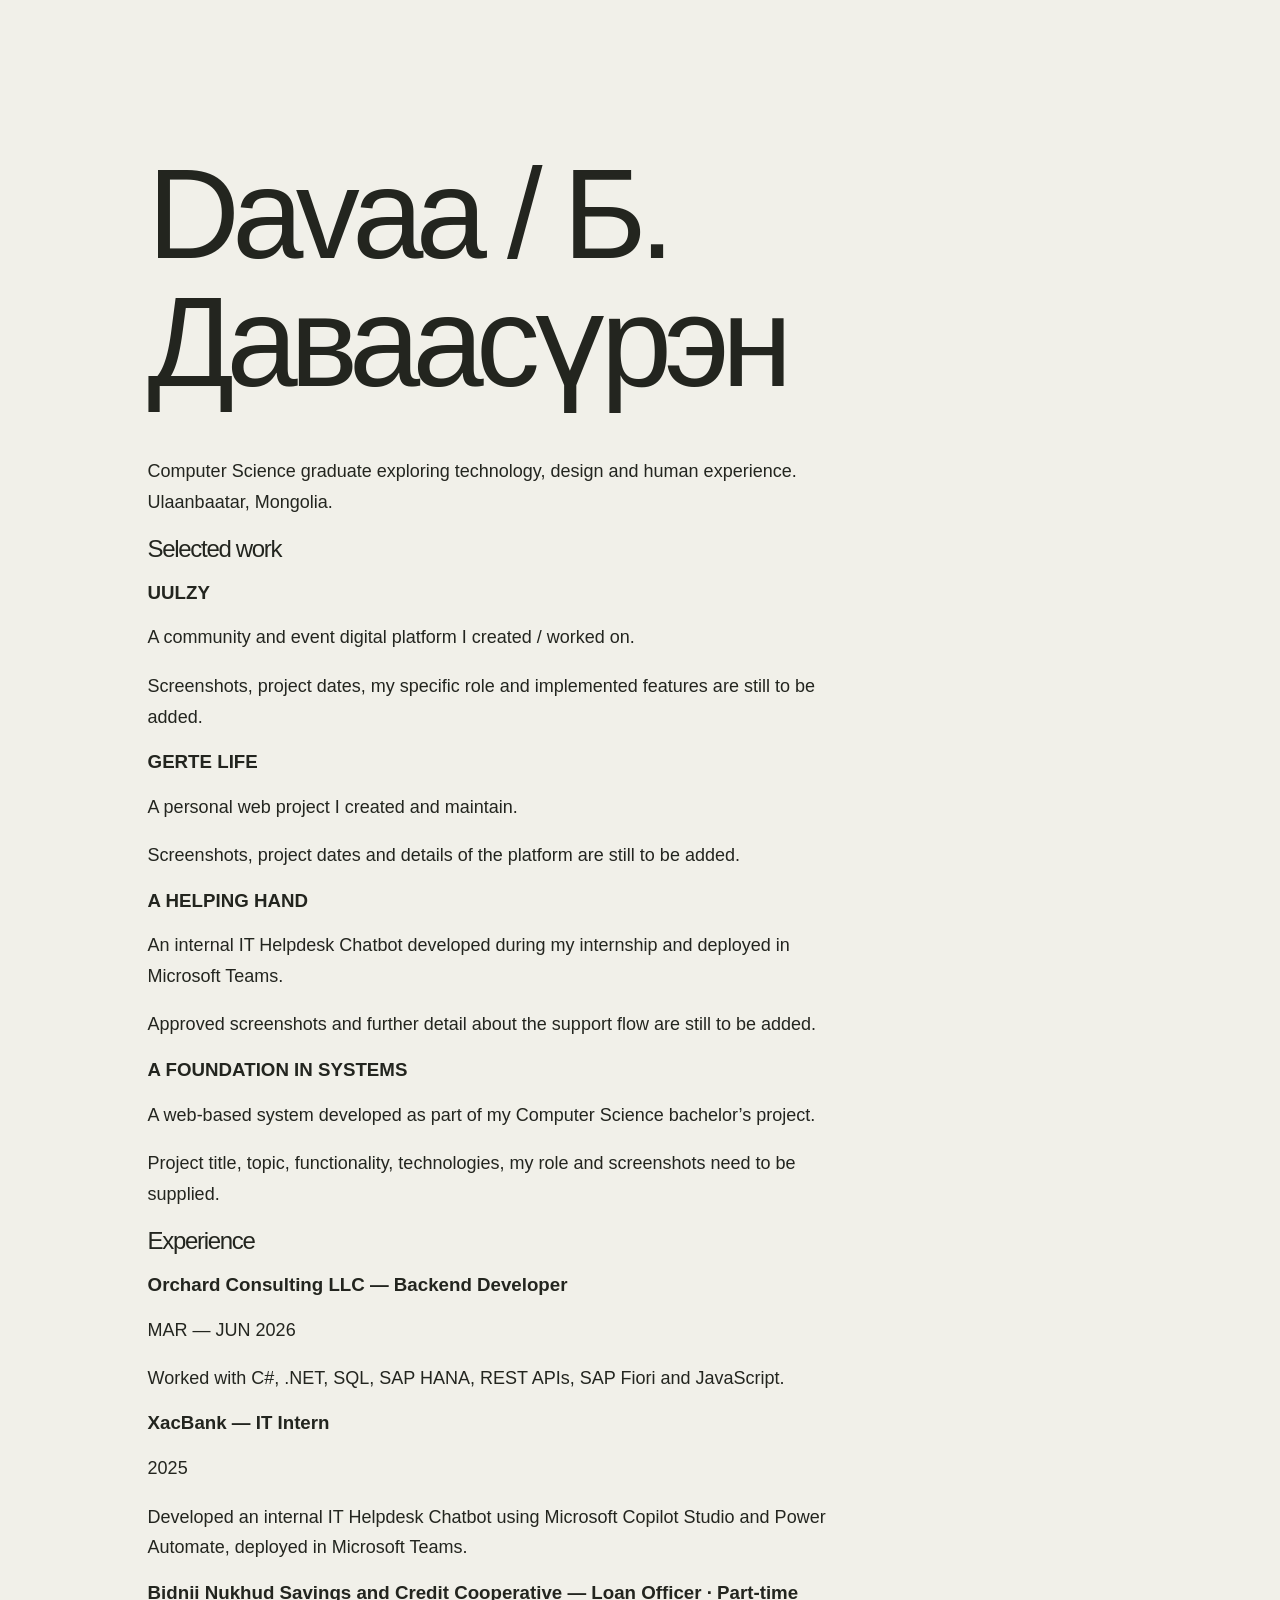
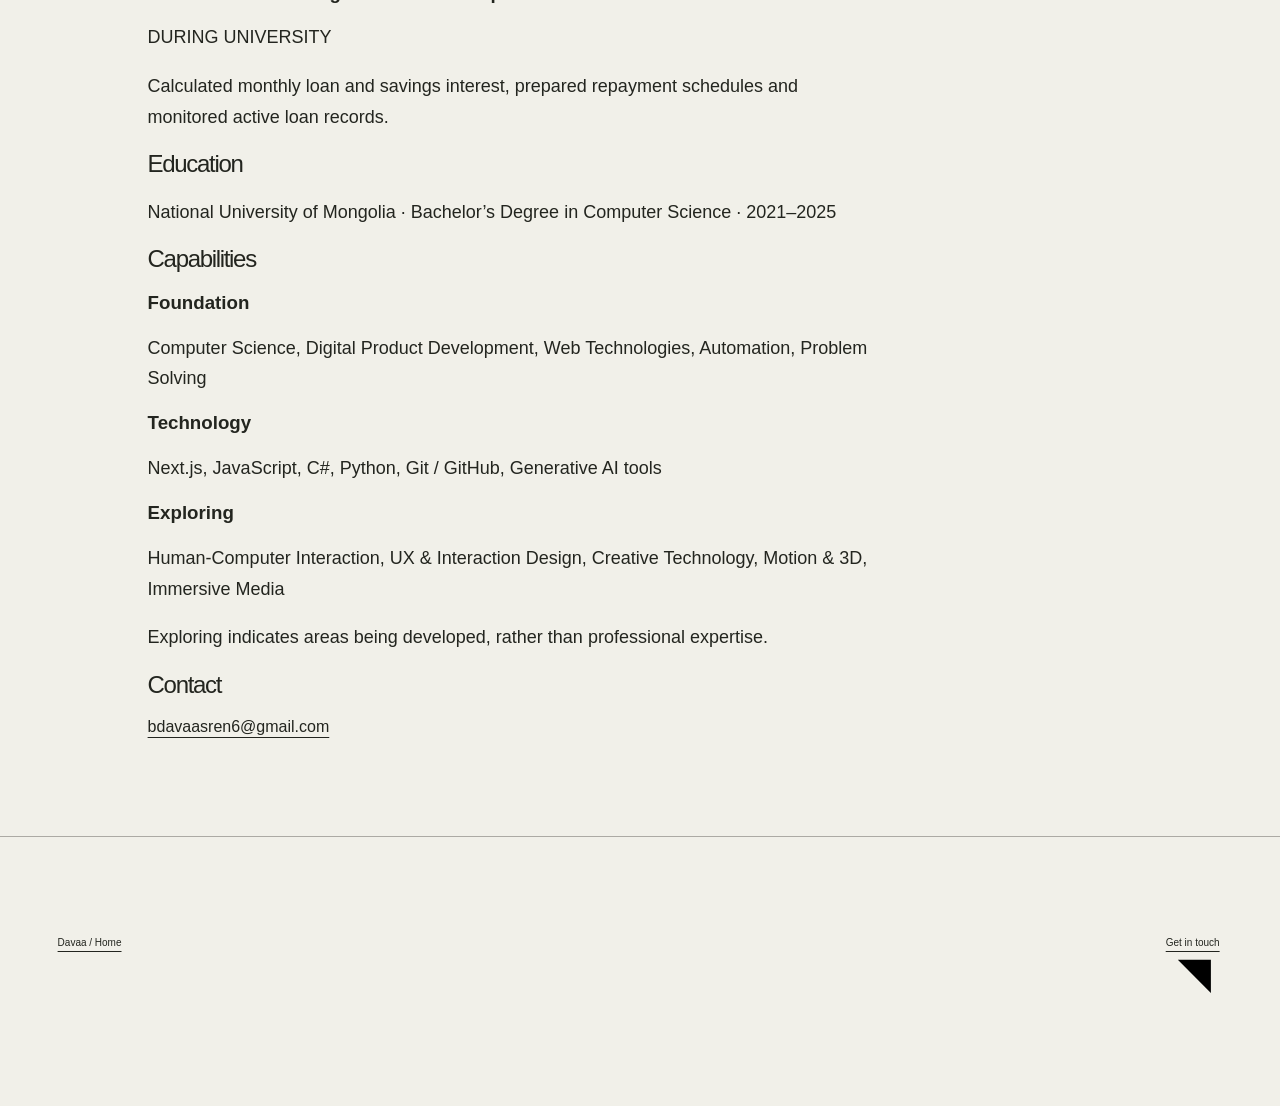
<file: overview.html>
<!doctype html>
<html lang="en"><head><meta charset="utf-8"><meta name="viewport" content="width=device-width,initial-scale=1"><title>Davaa — Portfolio</title><meta name="description" content="Computer Science graduate exploring interaction, creative technology and human-centered digital experiences."><link rel="canonical" href="https://davaasren.github.io/"><meta property="og:title" content="Davaa — Portfolio"><meta property="og:description" content="Technical foundation. Creative curiosity. Human-centered direction."><meta property="og:type" content="website"><meta property="og:url" content="https://davaasren.github.io/"><meta property="og:image" content="https://davaasren.github.io/assets/social-preview.png"><meta name="twitter:card" content="summary_large_image"><meta name="theme-color" content="#f1f0e9"><link rel="icon" href="/assets/favicon.svg" type="image/svg+xml"><link rel="stylesheet" href="/styles/main.css"><script src="/scripts/main.js" defer></script></head>
<body><main class="section detail"><h1>Davaa / Б. Даваасүрэн</h1><p>Computer Science graduate exploring technology, design and human experience. Ulaanbaatar, Mongolia.</p><h2>Selected work</h2><h3>UULZY</h3><p>A community and event digital platform I created / worked on.</p><p>Screenshots, project dates, my specific role and implemented features are still to be added.</p><h3>GERTE LIFE</h3><p>A personal web project I created and maintain.</p><p>Screenshots, project dates and details of the platform are still to be added.</p><h3>A HELPING HAND</h3><p>An internal IT Helpdesk Chatbot developed during my internship and deployed in Microsoft Teams.</p><p>Approved screenshots and further detail about the support flow are still to be added.</p><h3>A FOUNDATION IN SYSTEMS</h3><p>A web-based system developed as part of my Computer Science bachelor’s project.</p><p>Project title, topic, functionality, technologies, my role and screenshots need to be supplied.</p><h2>Experience</h2><h3>Orchard Consulting LLC — Backend Developer</h3><p>MAR — JUN 2026</p><p>Worked with C#, .NET, SQL, SAP HANA, REST APIs, SAP Fiori and JavaScript.</p><h3>XacBank — IT Intern</h3><p>2025</p><p>Developed an internal IT Helpdesk Chatbot using Microsoft Copilot Studio and Power Automate, deployed in Microsoft Teams.</p><h3>Bidnii Nukhud Savings and Credit Cooperative — Loan Officer · Part-time</h3><p>DURING UNIVERSITY</p><p>Calculated monthly loan and savings interest, prepared repayment schedules and monitored active loan records.</p><h2>Education</h2><p>National University of Mongolia · Bachelor’s Degree in Computer Science · 2021–2025</p><h2>Capabilities</h2><h3>Foundation</h3><p>Computer Science, Digital Product Development, Web Technologies, Automation, Problem Solving</p><h3>Technology</h3><p>Next.js, JavaScript, C#, Python, Git / GitHub, Generative AI tools</p><h3>Exploring</h3><p>Human-Computer Interaction, UX &amp; Interaction Design, Creative Technology, Motion &amp; 3D, Immersive Media</p><p>Exploring indicates areas being developed, rather than professional expertise.</p><h2>Contact</h2><a href="mailto:bdavaasren6@gmail.com">bdavaasren6@gmail.com</a></main><footer class="section"><a href="/">Davaa / Home</a><a href="mailto:bdavaasren6@gmail.com">Get in touch ↗</a></footer></body></html>
</file>
<file: styles/main.css>
:root{--paper:#f1f0e9;--ink:#23251f;--muted:#676a60;--accent:#c55232;--line:#c9cbbf}*{box-sizing:border-box}html{scroll-behavior:smooth;scroll-padding-top:80px}body{margin:0;color:var(--ink);background:var(--paper);font-family:Arial,Helvetica,sans-serif;-webkit-font-smoothing:antialiased}a{color:inherit;text-underline-offset:5px}button{font:inherit}a:focus-visible,button:focus-visible{outline:3px solid var(--accent);outline-offset:6px}::selection{background:var(--accent);color:var(--paper)}.skip{position:fixed;top:-80px;left:20px;z-index:20;background:var(--paper);padding:15px}.skip:focus{top:10px}.nav{height:86px;padding:0 4.5vw;display:flex;justify-content:space-between;align-items:center;border-bottom:1px solid var(--line)}.brand{font-size:30px;font-weight:800;text-decoration:none;letter-spacing:-3px}.nav nav{display:flex;gap:32px}.nav a{font-size:13px;text-decoration:none}.nav .brand{font-size:30px}.cv-link{border-bottom:1px solid var(--ink);padding-bottom:5px}.hero{min-height:calc(100svh - 86px);padding:34px 4.5vw 24px;display:flex;flex-direction:column;justify-content:space-between;overflow:hidden}.hero-meta{display:flex;justify-content:space-between;font-size:12px;line-height:1.5}.availability{display:flex;align-items:center;gap:8px}.availability i{width:7px;height:7px;background:var(--accent);border-radius:50%}.hero-name{display:flex;position:relative;justify-content:space-between;font-size:clamp(100px,23.3vw,380px);font-weight:800;letter-spacing:-.09em;line-height:.88;margin:55px 0 45px;padding-right:2vw}.hero-name span{display:inline-block;transform:translateY(calc(var(--hero-shift,0) * 1px));transition:transform .8s cubic-bezier(.2,.7,.2,1)}.hero-name span:nth-child(even){transform:translateY(calc(var(--hero-shift,0) * -1px))}.hero-name b{font-size:16px;letter-spacing:0;position:absolute;right:0;top:0}.hero-bottom{display:grid;grid-template-columns:1fr 1fr 1fr;gap:24px;align-items:end}.hero-bottom p{font-size:19px;line-height:1.35;margin:0}.hero-caption{font-size:11px;line-height:1.6;color:var(--muted)}.scroll{justify-self:end;text-decoration:none;font-size:11px;display:flex;align-items:center;gap:30px}.scroll span{font-size:34px}.hero-rule{height:1px;background:var(--ink);margin-top:35px}.section{padding:100px 4.5vw}.section-label{font-size:10px;letter-spacing:1.6px;font-weight:600}.section-top{display:flex;justify-content:space-between;gap:20px}.small{font-size:12px;color:var(--muted)}h2{font-weight:500;letter-spacing:-.055em;line-height:1.03}em{font-family:Georgia,'Times New Roman',serif;font-weight:400} .section-title{font-size:clamp(45px,7vw,110px);margin:40px 0 70px}.transition{display:grid;grid-template-columns:1fr 3fr;gap:40px}.story h2{font-size:clamp(42px,6vw,90px);margin:0 0 60px}.foundation{display:flex;flex-wrap:wrap;align-items:center;gap:20px;border-top:1px solid var(--line);border-bottom:1px solid var(--line);padding:25px 0;font-size:13px;letter-spacing:1px}.foundation b,.arrow{color:var(--accent)}.arrow{font-size:30px;transition:transform 1s}.transition.in-view .arrow{transform:rotate(45deg)}.about-copy{display:grid;grid-template-columns:1fr 1fr;gap:40px;margin-top:32px;font-size:16px;line-height:1.65;color:var(--muted)}.work{background:#e6e7dc}.project{padding:35px 0 70px;border-top:1px solid #b6bbab}.project-heading{display:grid;grid-template-columns:90px 1fr auto;align-items:start;gap:20px;margin-bottom:25px}.project-number{font-family:Georgia,serif;font-size:46px;color:#686d5e}.project h3{font-size:clamp(25px,3.5vw,52px);letter-spacing:-.045em;font-weight:500;margin:0 0 10px}.project .category{font-size:11px;color:var(--muted)}.project-link{font-size:27px;text-decoration:none}.project-stage{background:var(--project-color);min-height:390px;position:relative;overflow:hidden;display:flex;align-items:center;justify-content:center;text-decoration:none;border:1px solid #23251f14}.stage-word{font-size:clamp(50px,11vw,180px);font-weight:700;letter-spacing:-.075em;line-height:1;transform:translateY(0);transition:transform 1s cubic-bezier(.2,.7,.2,1);max-width:90%;text-align:center}.project-stage:hover .stage-word{transform:translateY(-10px)}.stage-label{position:absolute;bottom:22px;left:25px;font-size:10px;letter-spacing:1px}.stage-plus{position:absolute;right:25px;top:22px;font-size:30px}.project-description{display:grid;grid-template-columns:1fr 1fr;gap:35px;font-size:14px;line-height:1.6;margin-top:22px}.project-description p{margin:0}.project-description .missing{color:var(--muted);font-size:12px}.experience{background:var(--paper)}.timeline-row{display:grid;grid-template-columns:1fr 2fr 1.4fr;gap:35px;border-top:1px solid var(--line);padding:30px 0}.timeline-row .date{font-size:11px;color:var(--muted)}.timeline-row h3{font-size:25px;font-weight:500;letter-spacing:-.03em;margin:0 0 10px}.timeline-row .role{font-size:13px}.timeline-row p{font-size:14px;line-height:1.7;margin:0;color:var(--muted)}.education{margin-top:60px;border-top:1px solid var(--ink);padding-top:25px;display:grid;grid-template-columns:1fr 2fr 1.4fr;gap:35px}.education h3{font-weight:500;font-size:22px;margin:0 0 10px}.education p{font-size:14px;line-height:1.6;margin:0}.capabilities{padding-top:30px}.capability-grid{display:grid;grid-template-columns:repeat(3,1fr);gap:40px;margin-top:40px}.capability-grid h3{font-size:13px;letter-spacing:1px;text-transform:uppercase;margin:0 0 25px}.capability-grid ul{list-style:none;padding:0;margin:0}.capability-grid li{font-size:clamp(18px,2vw,28px);line-height:1.7;letter-spacing:-.03em}.capability-grid p{font-size:12px;line-height:1.6;color:var(--muted)}.capability-grid>div:last-child{color:var(--accent)}.lab{background:#252820;color:var(--paper)}.lab .small{color:#b5b9ac}.lab .section-title{margin-bottom:50px}.type-play{border-top:1px solid #62675b;border-bottom:1px solid #62675b;padding:25px 0}.lab-caption{display:flex;justify-content:space-between;font-size:10px;letter-spacing:1px}.lab-caption span{color:#b5b9ac}.play-letters{display:flex;align-items:center;justify-content:space-between;padding:25px 0;overflow:hidden}.play-letters button{color:var(--paper);background:none;border:0;cursor:pointer;font-weight:700;font-size:clamp(60px,17vw,260px);letter-spacing:-.06em;line-height:1.2;transition:transform .6s,color .6s}.play-letters button:hover,.play-letters button.active{color:#e5a576;transform:rotate(-8deg) translateY(-8px)}.play-letters span{font-size:clamp(50px,13vw,180px);color:#e5a576}.type-play p,.lab-note{font-size:13px;line-height:1.6;color:#c2c6b8}.lab-note{max-width:480px;margin:25px 0 0}.contact{background:#d25c3c;color:#211f19;padding-bottom:25px}.contact h2{font-size:clamp(70px,12.3vw,190px);margin:55px 0;position:relative}.contact-star{position:absolute;right:4vw;top:10%;font-size:clamp(60px,17vw,230px);transition:transform 1.5s}.contact.in-view .contact-star{transform:rotate(90deg)}.contact-bottom{display:flex;justify-content:space-between;align-items:end;gap:30px;padding-bottom:70px}.email{font-size:clamp(17px,2.8vw,40px);letter-spacing:-.03em}#cv{font-size:13px}footer{border-top:1px solid #211f1955;padding-top:25px;display:flex;justify-content:space-between;gap:20px;font-size:10px} .reveal{transition:opacity .9s,transform .9s}.motion-ready .reveal:not(.in-view){opacity:0;transform:translateY(25px)}.detail{max-width:1100px;margin:auto;min-height:70vh}.detail h1{font-size:clamp(55px,10vw,140px);letter-spacing:-.06em;font-weight:500;line-height:1;margin:50px 0}.detail p{font-size:18px;line-height:1.7;max-width:720px}.detail-grid{display:grid;grid-template-columns:1fr 1fr;gap:40px}.detail-grid h2{font-size:26px;letter-spacing:-.03em}.detail-grid p{font-size:16px}.detail .project-stage{margin:40px 0}.detail-note{border-top:1px solid var(--line);padding-top:25px;color:var(--muted)}@media(min-width:1600px){.section,.hero,.nav{padding-left:max(4.5vw,calc((100vw - 1500px)/2));padding-right:max(4.5vw,calc((100vw - 1500px)/2))}}@media(max-width:800px){.section{padding-top:70px;padding-bottom:70px}.transition{grid-template-columns:1fr}.timeline-row{grid-template-columns:1fr 2fr}.timeline-row p{grid-column:2}.education{grid-template-columns:1fr 2fr}.education>p{grid-column:2}.hero-caption{display:none}.hero-bottom{grid-template-columns:1fr 1fr}.project-heading{grid-template-columns:55px 1fr auto}.capability-grid{gap:20px}.project-stage{min-height:300px}}@media(max-width:520px){.nav{height:72px}.nav nav{gap:15px}.nav a{font-size:11px}.hero{min-height:calc(100svh - 72px);padding-top:24px}.hero-name{font-size:23vw;margin:70px 0}.hero-bottom p{font-size:16px}.hero-meta{font-size:10px}.scroll{gap:12px;font-size:10px}.section-top{flex-direction:column}.section-title{margin:35px 0 45px}.story h2{margin-bottom:35px}.about-copy,.project-description,.capability-grid,.detail-grid{grid-template-columns:1fr;gap:20px}.foundation{font-size:10px;gap:12px}.project-stage{min-height:240px}.stage-label{font-size:8px;left:15px}.project{padding-bottom:45px}.project-number{font-size:35px}.timeline-row{grid-template-columns:1fr;gap:15px}.timeline-row p{grid-column:1}.education{grid-template-columns:1fr;gap:15px}.education>p{grid-column:1}.capability-grid{gap:35px}.capability-grid li{font-size:23px}.lab-caption{flex-direction:column;gap:12px}.contact-bottom{flex-direction:column;align-items:start;gap:40px;padding-bottom:45px}.contact-star{right:0;top:20%}footer{flex-wrap:wrap;line-height:1.8}.contact{padding-bottom:25px}.hero-name b{font-size:10px}.detail h1{overflow-wrap:anywhere}}
</file>
<file: styles/motion.css>
/* Motion is progressive enhancement. Without JS, every section remains readable. */
html{scroll-behavior:auto}.hero-name span,.hero-name span:nth-child(even){transform:none;transition:none}.arrow,.stage-word,.contact-star{transition:none}.motion-ready .reveal:not(.in-view){opacity:1;transform:none}.transition.in-view .arrow,.contact.in-view .contact-star{transform:none}.project-stage:hover .stage-word{transform:none}
html.lenis,html.lenis body{height:auto}.lenis.lenis-smooth{scroll-behavior:auto!important}.lenis.lenis-stopped{overflow:hidden}.lenis.lenis-smooth iframe{pointer-events:none}
.hero{position:relative;z-index:2;background:var(--paper);transform-origin:50% 0}.hero-name{perspective:900px;overflow:visible}.hero-name span{transform-origin:50% 75%}.hero-name b{color:var(--accent)}.hero-rule{transform-origin:left}
.scroll-scene{display:none}.motion-active .transition{display:block;padding-top:0}.motion-active .transition>.section-label{padding-top:50px}.motion-active .scroll-scene{display:flex;position:relative;width:100vw;max-width:100vw;min-height:100svh;height:100svh;flex-direction:column;justify-content:center;overflow:hidden;margin:0 -4.5vw 90px;padding:40px 4.5vw;background:var(--ink);color:var(--paper)}.scene-index{position:absolute;top:40px;left:4.5vw;font-size:10px;letter-spacing:1.6px;color:#aeb3a3}.cs-type{display:flex;flex-direction:column;font-size:clamp(70px,14.8vw,235px);line-height:.86;font-weight:700;letter-spacing:-.07em}.cs-type span:nth-child(2){align-self:flex-end;color:#aeb3a3}.human-type{position:absolute;inset:0;display:flex;flex-direction:column;justify-content:center;align-items:center;font-size:clamp(45px,9vw,140px);line-height:.92;font-weight:600;letter-spacing:-.055em}.human-type b{font-size:24px;line-height:1.3;color:#e2946c}.human-type span:last-child{font-family:Georgia,serif;font-style:italic;color:#e2946c;font-weight:400}.scene-foot{position:absolute;bottom:35px;left:4.5vw;right:4.5vw;display:flex;justify-content:space-between;gap:20px;font-size:10px;letter-spacing:1px;color:#aeb3a3}.scene-progress{width:100px;height:2px;background:#555b4e}.scene-progress i{display:block;width:100%;height:100%;background:#e2946c;transform:scaleX(0);transform-origin:left}.motion-active .story>h2,.motion-active .about-copy,.motion-active .foundation{max-width:1050px;margin-left:auto;margin-right:auto}.motion-active .story>h2{margin-bottom:55px}.motion-active .about-copy{margin-top:35px}
.motion-marquee{overflow:hidden;border-top:1px solid #a7ad99;border-bottom:1px solid #a7ad99;margin:0 -4.5vw 65px;padding:20px 0}.motion-marquee>div{white-space:nowrap;font-size:clamp(35px,5.5vw,90px);font-weight:500;letter-spacing:-.05em;width:max-content;color:#747e63}.project{min-height:90svh;position:relative}.project-stage{height:56svh;min-height:330px;transform-origin:center}.stage-inner{display:flex;align-items:center;justify-content:center;width:100%;height:100%;position:relative}.stage-word{display:block}.project-heading h3 a{text-decoration:none}.project-heading h3{overflow:hidden}.project-description{position:relative}.project-link{padding:8px}.line-mask{display:block;overflow:hidden;padding-bottom:.08em;margin-bottom:-.08em}.line-mask>span{display:block}.timeline-row{position:relative;border-left:1px solid var(--line);padding-left:25px;transition:color .3s}.timeline-row::before{content:'';position:absolute;left:-4px;top:33px;width:7px;height:7px;border-radius:50%;background:var(--muted);transition:background .3s}.timeline-row.is-focused::before{background:var(--accent)}.timeline-row.is-focused h3{color:var(--accent)}#timeline{position:relative}.timeline-progress{position:absolute;left:0;top:0;width:2px;height:100%;background:var(--accent);transform:scaleY(0);transform-origin:top;z-index:1}.capability-grid li{display:table;transition:color .2s;cursor:default}.capability-grid li:hover{color:var(--accent)}.contact{overflow:hidden}.contact h2{overflow:visible}.contact .line-mask{overflow:hidden}.contact-star{right:2vw}.pointer-label{position:fixed;left:0;top:0;z-index:50;pointer-events:none;display:grid;place-items:center;width:64px;height:64px;border-radius:50%;background:var(--paper);color:var(--ink);font-size:9px;letter-spacing:1px;opacity:0;box-shadow:0 0 0 1px #23251f33}.pointer-label:empty{visibility:hidden}.contact .email{display:inline-block}.hero,.scroll-scene,.project-stage{isolation:isolate}
@media(max-width:800px){.motion-active .scroll-scene{min-height:75svh;height:75svh;margin-bottom:60px}.cs-type{font-size:15vw}.human-type{font-size:11vw}.scene-index{top:25px}.scene-foot{bottom:25px;font-size:8px;gap:10px;flex-wrap:wrap}.scene-progress{width:65px}.project-stage{height:42svh;min-height:240px}.project{min-height:0}.motion-marquee{margin-bottom:40px}.pointer-label{display:none}.timeline-row{padding-left:16px}}


.motion-active .work .project{background:#e6e7dc;padding-top:35px}.motion-active .work .project:nth-child(1){z-index:3}.motion-active .work .project:nth-child(2){z-index:4}.motion-active .work .project:nth-child(3){z-index:5}.motion-active .work .project:nth-child(4){z-index:6}

@media(min-width:1600px){.motion-active .scroll-scene{margin-left:calc(-1 * max(4.5vw,calc((100vw - 1500px)/2)));margin-right:calc(-1 * max(4.5vw,calc((100vw - 1500px)/2)))}}
</file>
<file: styles/editorial.css>
/* Benchmark: hero + Uulzy. The remaining spreads retain their previous art direction. */
:root{--paper:#ffffff;--ink:#171917;--muted:#666b68;--line:#d6d8d3;--accent:#737b83}.nav{height:76px}.nav .brand{font-size:12px;letter-spacing:-.25px;font-weight:700}.hero{min-height:calc(100svh - 76px);padding-top:25px;background:#ffffff}.hero-meta{font-size:10px;letter-spacing:.7px}.hero-edition{text-align:right}.hero-composition{position:relative;flex:1;display:flex;align-items:center;min-height:390px;margin:15px 0 35px;perspective:1000px}.hero-name{font-size:13.7vw;letter-spacing:-.075em;font-weight:600;width:100%;padding:0;line-height:.9;margin:0;z-index:2;position:relative;mix-blend-mode:multiply}.hero-name b{display:none}.hero-sculpture{position:absolute;left:34%;top:50%;width:clamp(300px,42vw,650px);transform:translateY(-50%);z-index:1;pointer-events:none;filter:drop-shadow(8px 20px 12px #15192515);perspective:900px}.hero-sculpture img{display:block;width:100%;height:auto}.hero-echo{position:absolute;left:8%;top:63%;font-size:13.7vw;letter-spacing:-.075em;font-weight:600;color:transparent;-webkit-text-stroke:1px #aaaeb080;white-space:nowrap;pointer-events:none;z-index:0}.material-note{position:absolute;right:0;top:20%;font-size:8px;letter-spacing:1px;writing-mode:vertical-rl;color:#818786}.hero-bottom{position:relative;z-index:3;grid-template-columns:1fr 1fr 1fr}.hero-bottom p{font-size:16px;line-height:1.5;letter-spacing:-.3px}.hero-caption{font-size:9px;letter-spacing:1px;line-height:2}.availability{font-size:9px;letter-spacing:1px}.availability i{background:#74816c;width:5px;height:5px}.scroll{font-size:9px;letter-spacing:1px}.scroll span{font-size:32px}.hero-rule{background:#8f9692;margin-top:25px}.work,.motion-active .work .project{background:var(--paper)}.work{overflow:hidden}.work>.section-title{font-size:clamp(45px,6vw,95px);max-width:70%;margin-bottom:55px}.motion-marquee{border-color:var(--line)}.motion-marquee>div{color:#949a97}.project[data-slug="uulzy"]{padding-bottom:80px;min-height:110svh;border-top-color:var(--line)}.project[data-slug="uulzy"] .project-heading{grid-template-columns:70px 1fr auto;position:relative;z-index:2;align-items:start;margin-bottom:-24px;pointer-events:none}.project[data-slug="uulzy"] .project-heading a{pointer-events:auto}.project[data-slug="uulzy"] .project-number{font-family:Arial,sans-serif;font-size:13px;margin-top:12px;color:var(--ink)}.project[data-slug="uulzy"] h3{font-size:clamp(65px,8.5vw,135px);letter-spacing:-.07em;margin:0 0 9px;line-height:.95}.project[data-slug="uulzy"] .category{font-size:9px;letter-spacing:1.3px;text-transform:uppercase}.project[data-slug="uulzy"] .project-link{display:none}.project[data-slug="uulzy"] .project-stage{background:#eff0ee;width:82%;margin:0 0 0 13%;height:62svh;min-height:410px;border:0;overflow:visible;box-shadow:0 15px 28px -22px #171b232f;isolation:initial}.project[data-slug="uulzy"] .stage-inner{overflow:hidden;border:1px solid #c8cfca;background:repeating-linear-gradient(0deg,transparent 0,transparent 89px,#1c282008 90px),#eff0ee}.project[data-slug="uulzy"] .stage-word{font-size:clamp(90px,13vw,210px);line-height:.84;width:120%;max-width:120%;text-align:center;font-weight:600;letter-spacing:-.07em;color:#202622}.uulzy-poster{display:block;transform:rotate(-6deg);opacity:.9}.uulzy-poster>span{display:block;white-space:nowrap}.uulzy-poster>span:nth-child(2){color:transparent;-webkit-text-stroke:1px #202622;transform:translateX(9%)}.uulzy-poster>span:nth-child(3){transform:translateX(-9%)}.project[data-slug="uulzy"] .stage-label{background:var(--paper);color:var(--ink);bottom:-12px;left:18px;padding:8px 12px;font-size:8px;letter-spacing:1px;z-index:2}.project[data-slug="uulzy"] .stage-plus{font-size:70px;right:-55px;top:45%;line-height:.5;color:var(--ink);z-index:2;font-weight:400}.project[data-slug="uulzy"] .project-description{grid-template-columns:1fr 1fr 1fr;margin:35px 0 0 13%;width:82%;font-size:12px;gap:35px}.project-role{grid-column:3;grid-row:1;display:flex;flex-direction:column;gap:10px}.project-role span{font-size:8px;letter-spacing:1.5px}.project-role strong{font-size:10px;letter-spacing:1px;text-transform:uppercase;font-weight:500}.project[data-slug="uulzy"] .project-description>p:first-of-type{grid-column:1 / 3;grid-row:1;max-width:390px;font-size:13px}.project[data-slug="uulzy"] .missing{grid-column:1 / 3;max-width:450px;font-size:10px}.pointer-label{width:74px;height:74px;font-size:8px;background:#ffffffd9;box-shadow:0 0 0 1px #17191720}
@media(min-width:1600px){.hero-name,.hero-echo{font-size:205px}.hero-sculpture{width:600px}}@media(max-width:800px){.hero-composition{min-height:380px}.hero-sculpture{left:28%;width:55vw}.hero-caption{display:none}.hero-bottom{grid-template-columns:1fr 1fr}.hero-name,.hero-echo{font-size:13.7vw}.project[data-slug="uulzy"]{min-height:0}.project[data-slug="uulzy"] .project-stage{min-height:330px;margin-left:6%;width:90%}.project[data-slug="uulzy"] .project-heading{grid-template-columns:35px 1fr auto;margin-bottom:10px}.project[data-slug="uulzy"] .stage-plus{right:-22px;font-size:48px}.project[data-slug="uulzy"] .project-description{margin-left:6%;width:90%;gap:20px}.project[data-slug="uulzy"] .stage-word{font-size:16vw}.project[data-slug="uulzy"] .stage-label{font-size:7px;max-width:85%}}@media(max-width:520px){.nav{height:72px}.nav .brand{font-size:10px}.nav nav{gap:10px}.nav a{font-size:10px}.nav .cv-link{font-size:9px}.hero{min-height:calc(100svh - 72px)}.hero-composition{min-height:350px;margin:0 0 15px}.hero-sculpture{left:13%;width:76vw}.hero-name{font-size:13.7vw}.hero-echo{top:60%;left:0}.hero-bottom p{font-size:13px}.hero-meta{font-size:8px}.scroll{font-size:8px;gap:12px}.material-note{font-size:6px}.work>.section-title{max-width:100%}.project[data-slug="uulzy"] h3{font-size:65px}.project[data-slug="uulzy"] .project-stage{min-height:290px;height:40svh;width:93%;margin-left:2%}.project[data-slug="uulzy"] .stage-word{font-size:22vw}.project[data-slug="uulzy"] .stage-plus{right:-17px;font-size:37px}.project[data-slug="uulzy"] .project-description{display:flex;flex-direction:column;margin-left:2%;width:93%;gap:18px}.project[data-slug="uulzy"] .project-role{order:0}.project[data-slug="uulzy"] .project-description>p{order:1}.project[data-slug="uulzy"]{padding-bottom:55px}.project[data-slug="uulzy"] .category{font-size:8px}}
/* Crop intentionally oversize motion without creating a horizontal page scroll. */
html,body{overflow-x:clip}

/* One continuous paper canvas across the entire portfolio. */
body,.hero,.work,.experience,.capabilities,.lab,.contact,
.motion-active .scroll-scene,.motion-active .work .project,
.project-stage,.project[data-slug="uulzy"] .project-stage,
.project[data-slug="uulzy"] .stage-inner{background:#ffffff;color:#171917}
.lab .small,.lab-caption span,.type-play p,.lab-note,
.scene-index,.scene-foot{color:#666b68}
.type-play{border-color:#d6d8d3}
.play-letters button{color:#171917}
.play-letters span,.play-letters button:hover,.play-letters button.active{color:#737b83}
.cs-type span:nth-child(2){color:#767d78}
.human-type b,.human-type span:last-child{color:#737b83}
.scene-progress{background:#d6d8d3}
.scene-progress i{background:#737b83}
.contact footer,.project{border-color:#d6d8d3}

/* Calm digital companion: never intercepts clicks or replaces the native cursor. */
.cursor-fairy{position:fixed;top:0;left:0;width:40px;height:46px;z-index:60;pointer-events:none;opacity:0;transform-origin:center;filter:drop-shadow(0 2px 3px #233a5220)}
.cursor-fairy svg{width:100%;height:100%;overflow:visible}
.fairy-wing{transform-box:fill-box;transform-origin:90% 80%;animation:fairy-wing 1.4s ease-in-out infinite alternate}
.fairy-wing.right{transform-origin:10% 80%;animation-delay:-.7s}
.fairy-star{animation:fairy-light 2.4s ease-in-out infinite alternate}
@keyframes fairy-wing{from{transform:scaleX(.8) rotate(-5deg)}to{transform:scaleX(1) rotate(6deg)}}
@keyframes fairy-light{from{opacity:.4}to{opacity:1}}


/* Shared type scale: label / body / subheading / heading / display. */
:root{--type-label:12px;--type-body:16px;--type-subheading:24px;--type-heading:clamp(40px,5.8vw,88px);--type-display:clamp(64px,10vw,152px);--type-name:clamp(40px,13.7vw,205px)}
body{line-height:1.6}
.nav .brand,.nav a,.nav .cv-link,.hero-meta,.hero-caption,.availability,.scroll,
.section-label,.small,.category,.project .category,.project[data-slug="uulzy"] .category,
.stage-label,.project[data-slug="uulzy"] .stage-label,.project-role span,.project-role strong,
.project-description .missing,.project[data-slug="uulzy"] .missing,.timeline-row .date,
.scene-index,.scene-foot,.lab-caption,.capability-grid h3,footer{font-size:var(--type-label);line-height:1.5;letter-spacing:.06em}
.hero-bottom p,.about-copy,.project-description,.project[data-slug="uulzy"] .project-description,
.project[data-slug="uulzy"] .project-description>p:first-of-type,.timeline-row p,.timeline-row .role,
.education p,.foundation,.capability-grid p,.type-play p,.lab-note,#cv,.detail p,.detail-grid p{font-size:var(--type-body);line-height:1.65;letter-spacing:0}
.timeline-row h3,.education h3,.capability-grid li,.detail-grid h2,.email{font-size:var(--type-subheading);line-height:1.35;letter-spacing:-.025em;font-weight:500}
.capability-grid li{line-height:1.8}
.section-title,.work>.section-title,.story h2,.project h3,.project[data-slug="uulzy"] h3{font-size:var(--type-heading);line-height:1.05;letter-spacing:-.055em;font-weight:500}
em,.human-type span:last-child{font-family:inherit;font-style:normal;font-weight:inherit}
.project-number,.project[data-slug="uulzy"] .project-number{font-family:inherit;font-size:var(--type-label);letter-spacing:.06em;line-height:1.5;color:var(--muted);margin-top:12px}
.project-heading{grid-template-columns:70px 1fr auto}
.contact h2,.detail h1,.cs-type,.human-type,.stage-word,.project[data-slug="uulzy"] .stage-word,.play-letters button,.play-letters span{font-size:var(--type-display);line-height:1;letter-spacing:-.06em}
.hero-name,.hero-echo{font-size:var(--type-name)}
.motion-marquee>div{font-size:var(--type-heading)}
.material-note{font-size:var(--type-label);letter-spacing:.08em}
/* Dark silver stays readable on white; a narrow highlight adds depth. */
@supports (-webkit-background-clip:text){
.hero-name>span,.section-title,.story h2,.contact h2>.line-mask>span,.project-heading h3 a{
background:linear-gradient(165deg,#171d24 0%,#46535f 38%,#87949e 48%,#3c4853 56%,#171d24 78%);
-webkit-background-clip:text;background-clip:text;color:transparent;
}
.hero-name>span{text-shadow:0 2px 10px #30475a0b}
}
.section-title em,.story h2 em,.contact h2 em{color:#596875}
.hero-echo{-webkit-text-stroke:1px #bcc6ce60}
.project-stage{box-shadow:0 14px 35px -28px #31485e40}
@media(max-width:800px){.project-heading,.project[data-slug="uulzy"] .project-heading{grid-template-columns:35px 1fr auto}.hero-meta{gap:20px}.hero-bottom{gap:20px}.material-note{display:none}}
@media(max-width:520px){
:root{--type-label:11px;--type-body:15px;--type-subheading:22px;--type-heading:40px;--type-display:clamp(52px,13vw,68px)}
.nav nav{gap:10px}.nav .brand{letter-spacing:-.03em}.nav .cv-link{max-width:70px}.hero-caption{display:none}.hero-bottom p{font-size:var(--type-body)}
.project[data-slug="uulzy"] .project-heading{margin-bottom:12px}.project-role{gap:5px}.contact-star{font-size:70px}.email{font-size:18px;overflow-wrap:anywhere}.human-type{font-size:11vw}.cs-type{font-size:13vw}
}

/* White remains the canvas; atmospheric detail floats behind the content. */
.silver-field{position:fixed;inset:0;width:100%;height:100%;pointer-events:none;z-index:0}
.has-atmosphere>.nav,.has-atmosphere>main{position:relative;z-index:1}
.has-atmosphere .hero,.has-atmosphere .work,.has-atmosphere .experience,
.has-atmosphere .capabilities,.has-atmosphere .lab,.has-atmosphere .contact,
.has-atmosphere.motion-active .scroll-scene{background:transparent}
.has-atmosphere.motion-active .work .project{background:rgba(255,255,255,.92)}
.has-atmosphere .project-stage,.has-atmosphere .project[data-slug="uulzy"] .project-stage,
.has-atmosphere .project[data-slug="uulzy"] .stage-inner{background:rgba(255,255,255,.68)}
.has-atmosphere .type-play{background:linear-gradient(120deg,#ffffffa0,#edf5fc40,#ffffffa0);padding:25px 20px;border-radius:2px}

/* Review refinements: a clear introduction and safe motion boundaries. */
:root{--type-name:clamp(40px,12vw,180px)}
.hero-name{justify-content:space-between;letter-spacing:-.065em;padding:0 .02em;max-width:100%}
.hero-name>span{flex-shrink:0}
.hero-echo{left:0;font-size:var(--type-name);max-width:100%}
.hero-meta{display:grid;grid-template-columns:1fr 2fr 1fr;align-items:start;gap:25px}
.hero-introduction{margin:0;justify-self:center;text-align:center;font-size:16px;line-height:1.5;letter-spacing:-.015em;color:var(--ink);padding:0 15px 16px;border-bottom:1px solid #8ba5bc60}
.hero-introduction strong{display:block;font-weight:600;margin-bottom:5px}
.hero-introduction span{display:block;color:#596875}
.hero-bottom{grid-template-columns:1fr 1fr}.hero-caption{grid-column:1}.scroll{grid-column:2}
.contact .line-mask{padding-left:.06em;padding-right:.06em;overflow:visible}.contact h2{padding-right:.1em}
.about-copy{gap:clamp(30px,6vw,80px);color:#424e58}
.about-copy article{border-top:1px solid #8ba5bc80;padding-top:20px}
.about-copy h3{font-size:clamp(24px,3vw,38px);line-height:1.15;letter-spacing:-.04em;font-weight:500;color:#242f39;margin:20px 0 24px}
.about-copy p{max-width:43ch;margin:0 0 16px}.about-copy strong{font-weight:500;color:#263a4a}
.capability-grid li{font-size:17px;line-height:1.65;letter-spacing:-.01em;margin-bottom:9px}
.capability-grid h3{margin-bottom:22px}.capability-grid p{font-size:13px;max-width:30ch}
.detail{max-width:1300px;padding-top:65px}.detail h1{font-size:var(--type-heading);max-width:100%;overflow-wrap:anywhere;background:linear-gradient(165deg,#171d24,#87949e 48%,#171d24 78%);background-clip:text;-webkit-background-clip:text;color:transparent}
.detail .section-label{font-size:12px;font-weight:500;margin-top:35px}.detail .detail-intro{font-size:22px;line-height:1.5;max-width:36ch;color:#3b4b59}.detail-role{border-top:1px solid var(--line);margin-top:30px;padding-top:18px;display:flex;align-items:center;gap:30px}.detail-role p,.detail-role .section-label{margin:0;font-size:13px}.detail .project-stage{background:#ffffffb0!important;border-color:#bccad6;min-height:360px}.detail .stage-word{color:#374653;font-size:var(--type-heading)}.detail-note{font-size:14px!important}body>footer.section{padding-top:30px;padding-bottom:30px;position:relative;z-index:1}
.sphere-play{border-top:1px solid var(--line);border-bottom:1px solid var(--line);padding:22px 0}
.particle-sphere{display:block;position:relative;width:100%;height:430px;padding:0;border:0;background:radial-gradient(ellipse at center,#eaf2f94d,transparent 65%);cursor:pointer;touch-action:pan-y;color:#6a8298}
.particle-sphere canvas{display:block;width:100%;height:100%;pointer-events:none}.sphere-fallback{position:absolute;inset:0;display:grid;place-items:center;font-size:200px;font-weight:400}.sphere-ready .sphere-fallback{display:none}.sphere-bottom{display:flex;align-items:center;justify-content:space-between;gap:20px}.sphere-bottom p{font-size:14px;color:#596875;margin:0 0 5px}
@media(max-width:800px){.hero-meta{grid-template-columns:1fr 1fr}.hero-introduction{grid-column:1/-1;grid-row:2;justify-self:center;margin-top:10px}.hero-edition{grid-column:2;grid-row:1}.hero-name,.hero-echo{font-size:12vw}.hero-composition{min-height:310px}.hero-bottom{min-height:40px}.particle-sphere{height:350px}}
@media(max-width:520px){.hero-introduction{font-size:15px}.hero-composition{min-height:280px}.hero-bottom{display:flex;justify-content:flex-end}.capability-grid li{font-size:16px}.about-copy h3{font-size:28px}.particle-sphere{height:300px}.sphere-bottom{align-items:start;flex-direction:column;gap:8px}.detail .detail-intro{font-size:19px}.detail .project-stage{min-height:260px}.detail-role{align-items:start;flex-direction:column;gap:8px}}
/* Metallic text needs room for the glyph itself, not just its advance width. */
.hero-name{font-size:clamp(36px,11vw,165px);letter-spacing:0;padding:0;gap:0}
.hero-name>span{letter-spacing:0;padding-inline:.035em;margin-inline:-.035em;overflow:visible}
.hero-echo{font-size:clamp(36px,11vw,165px);letter-spacing:0}
.material-note{top:8%;right:0}
.contact h2{letter-spacing:-.035em}
.contact .line-mask{padding-inline:.12em;margin-inline:-.12em}
.contact .line-mask>span{padding-inline:.12em;margin-inline:-.12em}
@media(max-width:800px){.hero-name,.hero-echo{font-size:11vw}}
.material-note{display:none}
.hero-introduction strong{font-weight:400}.hero-introduction{padding-bottom:12px}
.hero-sculpture{left:25%;width:clamp(300px,55vw,760px)}
.availability{color:#405762}.availability i{width:8px;height:8px;background:#e3fff2;border:1px solid #83b9a3;box-shadow:0 0 5px #81d8af,0 0 14px #89ddbb80;animation:availability-light 2.8s ease-in-out infinite}
@keyframes availability-light{50%{box-shadow:0 0 8px #81d8af,0 0 20px #89ddbbb0}}
.human-type{font-size:clamp(40px,9vw,130px)}
.motion-marquee{margin-inline:0;padding:20px 0}.motion-marquee>div{white-space:normal;width:auto;font-size:clamp(20px,2.6vw,36px);line-height:1.5;letter-spacing:-.025em}
.project-description .missing,.project[data-slug="uulzy"] .missing{font-size:14px;line-height:1.65;letter-spacing:0;color:#485967;background:#ffffffeb;padding:14px 16px;border-left:2px solid #b0c4d5}
.timeline-row .date{font-size:16px;letter-spacing:.025em;color:#40515f}
.capability-grid li{line-height:1.4;margin-bottom:5px}
.motion-active .work .project{background:#fff!important}
.project-reveal-image{position:absolute;inset:0;width:100%;height:100%;object-fit:cover;clip-path:circle(var(--reveal-radius,0px) at var(--reveal-x,50%) var(--reveal-y,50%));pointer-events:none;z-index:0}
.stage-word{position:relative;z-index:1}.stage-inner.has-image-reveal .stage-word{transition:opacity .25s}.stage-inner.has-image-reveal.is-revealing .stage-word{opacity:.28}
.contact footer{line-height:1.6}.contact footer>span:first-child{max-width:32ch}
@media(max-width:800px){.hero-sculpture{left:10%;width:80vw}.human-type{font-size:10vw}}

@media(max-width:800px){.hero-caption{display:block}.hero-bottom{display:flex;justify-content:space-between;align-items:end}.hero-caption,.availability{font-size:11px}.hero-introduction{padding-bottom:10px}}

/* Restore the folded silver ribbon composition. */
.hero-sculpture{left:34%;width:clamp(300px,42vw,650px)}
@media(min-width:1600px){.hero-sculpture{width:600px}}
@media(max-width:800px){.hero-sculpture{left:28%;width:55vw}}
@media(max-width:520px){.hero-sculpture{left:13%;width:76vw}}
.language-switch{display:flex;align-items:center;gap:3px}.language-switch button{background:none;border:0;color:#71808c;font-size:11px;padding:7px 5px;cursor:pointer}.language-switch button[aria-pressed="true"]{color:#17232e;box-shadow:inset 0 -1px #17232e}
.nav{gap:20px}.nav nav{margin-left:auto}.nav .cv-link{white-space:nowrap}
html[lang="mn"] .human-type{font-size:clamp(32px,7.3vw,110px)}html[lang="mn"] .cs-type{font-size:clamp(40px,9vw,140px)}html[lang="mn"] .contact h2{font-size:var(--type-heading)}html[lang="mn"] .about-copy h3{font-size:clamp(24px,2.6vw,34px)}html[lang="mn"] .project h3{font-size:clamp(28px,4.4vw,65px)}
@media(max-width:800px){.nav{flex-wrap:wrap;height:auto;min-height:88px;padding-top:14px;padding-bottom:12px;gap:10px}.nav nav{order:3;width:100%;justify-content:center;margin:0;gap:25px}.nav .cv-link{margin-left:auto;max-width:none}.hero{min-height:calc(100svh - 100px)}html[lang="mn"] .human-type{font-size:8vw}html[lang="mn"] .cs-type{font-size:9vw}.language-switch button{font-size:11px}.hero-meta{font-size:11px}}

/* Compact monogram shared by both languages. */
.nav .brand{font-size:30px;line-height:1;font-weight:600;letter-spacing:-.08em;padding-right:3px}
.hero-meta>span:first-child{letter-spacing:0;line-height:1.6}
@media(max-width:520px){.nav .brand{font-size:28px}}
.symbol-icon{display:inline-block;width:1em;height:1em;vertical-align:-.12em;fill:none;stroke:currentColor;stroke-width:1.5;stroke-linecap:round;stroke-linejoin:round;flex-shrink:0}
.contact-star .symbol-icon,.stage-plus .symbol-icon,.scroll .symbol-icon{display:block}
@media(max-width:800px),(pointer:coarse){
.project-stage{touch-action:pan-y}
.project-stage,.stage-inner{will-change:auto}
}
/* Resume content, theme controls and printable document. */
.theme-switch,.print-resume{font:inherit;color:inherit;background:transparent;border:1px solid currentColor;padding:8px 12px;cursor:pointer}.theme-switch{font-size:12px}.resume-training{display:grid;grid-template-columns:repeat(3,1fr);gap:32px}.resume-training h3{font-size:20px;line-height:1.35}.resume-training p{font-size:16px;line-height:1.6}.stage-word{font-size:clamp(28px,5vw,80px);max-width:85%;text-align:center}.hero-introduction{max-width:100%}

@media(max-width:800px){.resume-training{grid-template-columns:1fr;gap:16px}.nav{flex-wrap:wrap}.nav nav{gap:12px}.theme-switch{padding:5px 8px}.hero-meta>span:first-child{max-width:165px}}
@media print{html[data-theme]{filter:none!important;color-scheme:light}body{background:#fff!important;color:#111!important}.nav,.hero-composition,.scroll-scene,.foundation,.hero-bottom,.motion-marquee,.project-stage,.project-link,.contact-star,.atmosphere-canvas,.fairy,.cursor,.hero-rule,.theme-switch,.print-resume,.skip{display:none!important}*{animation:none!important;transition:none!important;transform:none!important;opacity:1!important;clip-path:none!important}main,.section,.hero{padding:12px 0!important;margin:0!important;min-height:0!important;height:auto!important}.hero-meta{display:block!important}.hero-meta>*{text-align:left!important;margin:4px 0!important}.section-title,.story>h2,.contact>h2{font-size:25px!important;line-height:1.2!important;margin:10px 0!important}.section-label{font-size:10px!important}.about-copy,.capability-grid,.resume-training{display:grid!important;grid-template-columns:repeat(2,1fr)!important;gap:14px!important}.about-copy h3,.project h3,.timeline-row h3{font-size:16px!important}.about-copy p,.project-description p,.timeline-row p,.education p,.resume-training p,.capability-grid li{font-size:11px!important;line-height:1.4!important;margin:4px 0!important}.project{padding:10px 0!important;break-inside:avoid}.project-heading{margin:0!important}.timeline-row{padding:10px 0!important;grid-template-columns:100px 1fr 1fr!important}.date{font-size:12px!important}.contact-bottom,footer{margin:10px 0!important}.email{font-size:16px!important}footer{font-size:10px!important}.pin-spacer{height:auto!important;padding:0!important}.project-description{display:block!important}a{color:#111!important;text-decoration:none!important}.hero-sculpture,canvas{display:none!important}}

/* Quiet night palette; no whole-page inversion, so silver artwork keeps its material. */
body,.nav,.project,.project-stage,.stage-inner,.scroll-scene{transition:background-color 850ms ease,color 850ms ease,border-color 850ms ease}html[data-theme=dark]{color-scheme:dark;--paper:#11161e;--ink:#e3e8ef;--muted:#a2adba;--line:#303b49;--accent:#a4b7cc}html[data-theme=dark] body{background:#11161e;color:#e3e8ef}html[data-theme=dark] .hero,html[data-theme=dark] .section,html[data-theme=dark] .scroll-scene{background:transparent}html[data-theme=dark] .nav{background:#11161ed9}html[data-theme=dark] .hero-name{mix-blend-mode:normal;background-image:linear-gradient(155deg,#dde6ef 10%,#91a0b0 40%,#f0f4f8 55%,#a5b3c2 80%)}html[data-theme=dark] .hero-echo{-webkit-text-stroke-color:#8d9bad38}html[data-theme=dark] .section-title em,html[data-theme=dark] .story em,html[data-theme=dark] .contact em{color:#b4c1d0}.cursor-fairy{transition:filter 850ms ease}.cursor-fairy::after{content:'';position:absolute;left:17px;top:25px;width:7px;height:7px;border-radius:50%;background:#c9dfff;opacity:.35;box-shadow:0 0 9px 3px #b5d4f244;animation:firefly-breathe 3.6s ease-in-out infinite;pointer-events:none;transition:background 850ms,box-shadow 850ms,opacity 850ms}html[data-theme=dark] .cursor-fairy{filter:drop-shadow(0 0 5px #e6cf7655)}html[data-theme=dark] .cursor-fairy::after{background:#f0dea0;opacity:.8;box-shadow:0 0 8px 3px #e9cf7655,0 0 19px 6px #e9cf7618}html[data-theme=dark] .fairy-wing{fill:#b6c9de;opacity:.5}html[data-theme=dark] .fairy-star{fill:#eedda1}@keyframes firefly-breathe{0%,100%{transform:scale(.75);opacity:.35}50%{transform:scale(1.15);opacity:.75}}@media print{.silver-field,.cursor-fairy{display:none!important}}
html[data-theme=dark] .hero-name{background-image:none;color:#d5dfeb}html[data-theme=dark] .hero-name>span{background-image:linear-gradient(155deg,#dde6ef 10%,#91a0b0 40%,#f0f4f8 55%,#a5b3c2 80%);background-clip:text;-webkit-background-clip:text;color:transparent}html[data-theme=dark] .hero-meta,html[data-theme=dark] .hero-introduction strong,html[data-theme=dark] .nav a,html[data-theme=dark] .language-switch button{color:#d5dfeb}

/* Soft firefly light blooms with the existing theme transition. */
html[data-theme=dark] .cursor-fairy::after{box-shadow:0 0 9px 4px #f5dc8980,0 0 28px 10px #efd17a30}html[data-theme=dark] .cursor-fairy{filter:drop-shadow(0 0 7px #e6cf7670)}

/* Keep project content in its original white and silver palette. */
html[data-theme=dark] .project{background:#fff;color:#171b1e;--ink:#171b1e;--muted:#64717e;--line:#dce2e7}
html[data-theme=dark] .project-stage,html[data-theme=dark] .stage-inner{background:#f7f9fc!important;color:#171b1e}
html[data-theme=dark] .project-heading,html[data-theme=dark] .project-description{background:#fff;color:#171b1e}
html[data-theme=dark] .project-description p,html[data-theme=dark] .project a,html[data-theme=dark] .stage-word,html[data-theme=dark] .stage-label,html[data-theme=dark] .stage-plus{color:#171b1e}
html[data-theme=dark] .cs-type,html[data-theme=dark] .human-type{color:#d4dce5}html[data-theme=dark] .cs-type span:last-child,html[data-theme=dark] .human-type span:last-of-type{color:#94a3b2}
html[data-theme=dark] .scene-index,html[data-theme=dark] .scene-foot{color:#9aa9b8}
/* Consistent readable dark surfaces across resume content. */
html[data-theme=dark] .project,html[data-theme=dark] .project-heading,html[data-theme=dark] .project-description,html[data-theme=dark] .project-stage,html[data-theme=dark] .stage-inner{background:#151d28!important;color:#e3eaf2;--ink:#e3eaf2;--muted:#b0bdcc;--line:#354252}
html[data-theme=dark] .project a,html[data-theme=dark] .project-description p,html[data-theme=dark] .stage-word,html[data-theme=dark] .stage-label,html[data-theme=dark] .stage-plus,html[data-theme=dark] .section-label,html[data-theme=dark] .foundation,html[data-theme=dark] .capability-grid li,html[data-theme=dark] .capability-grid h3,html[data-theme=dark] .about-copy h3,html[data-theme=dark] .about-copy strong,html[data-theme=dark] .timeline-row h3,html[data-theme=dark] .education h3,html[data-theme=dark] .resume-training h3,html[data-theme=dark] .contact-bottom,html[data-theme=dark] footer,html[data-theme=dark] .email{color:#e3eaf2}
html[data-theme=dark] .category,html[data-theme=dark] .project-number,html[data-theme=dark] .date,html[data-theme=dark] .role,html[data-theme=dark] .about-copy p,html[data-theme=dark] .timeline-row p,html[data-theme=dark] .education p,html[data-theme=dark] .resume-training p,html[data-theme=dark] .motion-marquee,html[data-theme=dark] .scene-index,html[data-theme=dark] .scene-foot{color:#b0bdcc}
html[data-theme=dark] .missing,html[data-theme=dark] .detail-note{background:#202b39;color:#c5d0dd}html[data-theme=dark] .pointer-label{background:#202b39;color:#e3eaf2;border-color:#8c9caf}
html[data-theme=dark] body.motion-active .work .project{background:#151d28!important}
html[data-theme=dark] .section-title,html[data-theme=dark] .story>h2,html[data-theme=dark] .contact>h2,html[data-theme=dark] .section-title .line-mask>span,html[data-theme=dark] .story>h2 .line-mask>span,html[data-theme=dark] .contact>h2 .line-mask>span{color:#edf3fa!important;background-image:none!important;-webkit-text-fill-color:#edf3fa}
html[data-theme=dark] .section-title em,html[data-theme=dark] .story>h2 em,html[data-theme=dark] .contact>h2 em{color:#bccbdb!important;-webkit-text-fill-color:#bccbdb}
/* Let the star field continue through dark project cards. */
html[data-theme=dark] body.motion-active .work .project,html[data-theme=dark] .project,html[data-theme=dark] .project-heading,html[data-theme=dark] .project-description,html[data-theme=dark] .project-stage,html[data-theme=dark] .stage-inner{background:transparent!important}
html[data-theme=dark] .project-stage{border:1px solid #a4b7cc26;box-shadow:none}
html[data-theme=dark] .project-heading,html[data-theme=dark] .project-description{border-color:#a4b7cc26}

/* Stable editorial project rows: no stacked or floating content. */
.work .project{min-height:0;padding:44px 0 54px;margin:0;position:relative;isolation:isolate;border-top:1px solid var(--line)}
.work .project-heading{margin:0 0 24px;align-items:start}.work .project-heading h3{font-size:clamp(25px,3.6vw,52px);line-height:1.15;overflow:visible}
.work .project-stage{height:280px;min-height:0;overflow:hidden;margin:0;position:relative;border-radius:12px}
.work .stage-inner{overflow:hidden}.work .stage-word{font-size:clamp(24px,3.4vw,48px);line-height:1.2;max-width:80%;margin:0}
.work .stage-label{font-size:10px;letter-spacing:.08em;bottom:20px;left:24px}.work .stage-plus{top:20px;right:24px;font-size:25px}
.work .project-description{margin:22px 0 0;padding:0;max-width:760px}.work .project-description p{font-size:16px;line-height:1.65;margin:0}
html[data-theme=dark] .work .project-stage{background:linear-gradient(135deg,#b3c9e109,#b3c9e103)!important;border-color:#b3c9e12b}
@media(max-width:800px){.work .project{padding:30px 0 36px}.work .project-stage{height:220px}.work .project-heading{margin-bottom:18px}.work .project-description p{font-size:14px}}

/* Continuous skills display: identical halves make the loop seamless. */
.skills-lights{overflow:hidden;margin:30px 0 44px;padding:22px 0;border-block:1px solid #9aaec34d;background:linear-gradient(180deg,#edf3f980,#fff0);color:#405a74;position:relative;mask-image:linear-gradient(90deg,transparent,#000 4%,#000 96%,transparent)}
.skills-lights::before{content:'';position:absolute;inset:0;pointer-events:none;background-image:radial-gradient(#6685a61c .7px,transparent .8px);background-size:5px 5px}
.skills-light-track{display:flex;width:max-content;animation:skills-light-scroll 58s linear infinite;will-change:transform}.skills-light-track>span{flex-shrink:0;white-space:nowrap;font-family:ui-monospace,SFMono-Regular,Consolas,monospace;font-size:clamp(14px,1.65vw,22px);font-weight:600;letter-spacing:.18em;text-transform:uppercase;text-shadow:0 0 9px #698fbf38;padding-right:1em}
html[data-theme=dark] .skills-lights{background:linear-gradient(180deg,#b7d5ff0b,#b7d5ff02);color:#c8e3ff;border-color:#9cc9f344}html[data-theme=dark] .skills-light-track>span{text-shadow:0 0 5px #b9dcff70,0 0 17px #6baff64a}html[data-theme=dark] .skills-lights::before{background-image:radial-gradient(#a6ccff24 .7px,transparent .8px)}
@keyframes skills-light-scroll{to{transform:translateX(-50%)}}
@media(max-width:800px){.skills-lights{padding:18px 0;margin:24px 0 30px}}
@media print{.skills-lights{display:none!important}}

.hero>.skills-lights{flex-shrink:0;width:100%;margin:0 0 24px;padding:18px 0;z-index:3}.hero>.skills-lights .skills-light-track>span{font-size:clamp(13px,1.4vw,20px)}

.hero>.skills-lights{margin:25px 0 0;border-bottom:0}

.motion-marquee.skills-lights{margin:35px 0 45px;padding:22px 0;background:transparent}.motion-marquee.skills-lights>.skills-light-track{width:max-content;font-size:inherit;color:inherit}.motion-marquee.skills-lights .skills-light-track>span{font-size:clamp(16px,2.4vw,34px);letter-spacing:.1em}

.motion-marquee.skills-lights>.skills-light-track{animation-duration:30s;white-space:nowrap}

.theme-switch{position:relative;display:grid;place-items:center;width:38px;height:38px;padding:0!important;border-radius:50%;border-color:#91a5b544;overflow:hidden;transition:background .4s,border-color .4s}.theme-switch:hover{background:#91a5b518}.theme-switch svg{position:absolute;width:21px;height:21px;fill:none;stroke:currentColor;stroke-width:1.5;stroke-linecap:round;stroke-linejoin:round;transition:transform .65s cubic-bezier(.22,1,.36,1),opacity .45s}.theme-switch .theme-sun{opacity:1;transform:rotate(0) scale(1)}.theme-switch .theme-moon{opacity:0;transform:rotate(-75deg) scale(.45)}html[data-theme=dark] .theme-switch .theme-sun{opacity:0;transform:rotate(90deg) scale(.45)}html[data-theme=dark] .theme-switch .theme-moon{opacity:1;transform:rotate(0) scale(1)}.theme-switch:focus-visible{outline:2px solid currentColor;outline-offset:3px}
/* Shared reading grid keeps wide-screen sections aligned. */
@media(min-width:1000px){
 .motion-active .story>h2,.motion-active .foundation,.motion-active .about-copy{max-width:1200px}
 .capabilities>.section-label,.capabilities>.capability-grid{max-width:1200px;margin-left:auto;margin-right:auto}
 .capabilities>.section-label{display:block;margin-bottom:36px}
 #about.section{padding-bottom:55px}.capabilities.section{padding-top:35px;padding-bottom:75px}
 .motion-active .story>h2{margin-bottom:36px}.motion-active .about-copy{margin-top:28px;gap:56px}
 .foundation{padding-top:24px;padding-bottom:24px}
}

/* Consistent spacing and content alignment throughout the resume. */
main>.section{padding-top:60px;padding-bottom:60px}
.section-title,.work>.section-title{margin-top:26px;margin-bottom:32px;font-size:clamp(36px,4.5vw,66px);line-height:1.08}
#training>.section-label,#training>.section-title,#training>.resume-training,#experience>.section-label,#experience>.section-title,#experience>#timeline,#experience>#education,#work>.section-top,#work>.section-title,#work>.motion-marquee,#work>#projects,#lab>.section-top,#lab>.section-title,#lab>.sphere-play{max-width:1200px;margin-left:auto;margin-right:auto}
.resume-training{gap:36px}.resume-training article{padding-top:20px;border-top:1px solid var(--line)}.resume-training h3{margin:0 0 12px;font-size:18px;font-weight:500;line-height:1.4}.resume-training p{margin:0;line-height:1.6}
.education{margin-top:36px;padding-top:24px}.timeline-row{padding-top:26px;padding-bottom:26px}
#training.section{padding-top:45px;padding-bottom:45px}#work.section{padding-top:45px}.work>.section-title{max-width:1200px}.motion-marquee.skills-lights{margin-top:26px;margin-bottom:30px}
#about.section{padding-bottom:35px}.capabilities.section{padding-top:30px;padding-bottom:45px}.capability-grid{margin-top:28px}
@media(max-width:800px){main>.section{padding-top:40px;padding-bottom:40px}.section-title,.work>.section-title{margin-top:22px;margin-bottom:26px;font-size:36px}.resume-training{gap:22px}.timeline-row{padding-top:22px;padding-bottom:22px}#training.section,#work.section{padding-top:35px;padding-bottom:35px}}
/* Light projects share the surrounding pattern rather than opaque panels. */
html:not([data-theme=dark]) body.motion-active .work .project,html:not([data-theme=dark]) .work,html:not([data-theme=dark]) .work .project,html:not([data-theme=dark]) .work .project-heading,html:not([data-theme=dark]) .work .project-description,html:not([data-theme=dark]) .work .project-stage,html:not([data-theme=dark]) .work .stage-inner{background:transparent!important;box-shadow:none}
html:not([data-theme=dark]) .work .project-stage{border-color:#8ba0b52b}

/* Compact resume sections and visible heading lines in both palettes. */
#experience.section,#training.section,#work.section{padding-top:32px;padding-bottom:32px}
#experience>.section-title,#training>.section-title,#work>.section-title{margin-top:18px;margin-bottom:26px}
.section-title .line-mask>span{background:none!important;color:var(--ink);-webkit-text-fill-color:var(--ink);transform:none!important}
.section-title .line-mask em{color:#596b7d;-webkit-text-fill-color:#596b7d}
#education.education{margin-top:22px;padding-top:20px}
#training .resume-training article{padding-top:16px}
@media(max-width:800px){#experience.section,#training.section,#work.section{padding-top:28px;padding-bottom:28px}}

:root{--resume-heading:#263440;--resume-secondary:#596b7b;--resume-body:#455563}
html[data-theme=dark]{--resume-heading:#edf3fa;--resume-secondary:#bfcedd;--resume-body:#b7c4d2}
.story>h2,.section-title,.work>.section-title{font-size:clamp(34px,3.8vw,62px);font-weight:500;letter-spacing:-.045em;line-height:1.12;background:none!important;color:var(--resume-heading)!important;-webkit-text-fill-color:var(--resume-heading)}
.story>h2 .line-mask>span,.section-title .line-mask>span{color:var(--resume-heading)!important;-webkit-text-fill-color:var(--resume-heading)!important;background:none!important;transform:none!important}
.story>h2 em,.section-title em,.section-title .line-mask em{font-style:normal;color:var(--resume-secondary)!important;-webkit-text-fill-color:var(--resume-secondary)!important}
.about-copy{grid-template-columns:1fr 1fr;gap:6vw}
.about-copy h3{font-size:clamp(24px,2.2vw,36px);font-weight:500;line-height:1.2;letter-spacing:-.035em;color:var(--resume-heading)}
.about-copy p{max-width:56ch;font-size:16px;line-height:1.65;color:var(--resume-body)}
.section-label,.capability-grid h3{font-size:11px;letter-spacing:.09em;font-weight:600;color:var(--resume-secondary)}
.capability-grid li{font-size:clamp(17px,1.4vw,22px);line-height:1.65;color:var(--resume-heading)}
.timeline-row h3,.education h3,.resume-training h3{font-size:clamp(19px,1.7vw,26px);line-height:1.3;font-weight:500;color:var(--resume-heading)}
.timeline-row p,.education p,.resume-training p{font-size:15px;line-height:1.65;color:var(--resume-body)}
.work .project-heading h3 a{background:none!important;color:var(--resume-heading)!important;-webkit-text-fill-color:var(--resume-heading)}
.work .project-heading h3{font-size:clamp(28px,3vw,46px);line-height:1.15}
.work .project-description p{color:var(--resume-body)}
@media(max-width:800px){.about-copy{grid-template-columns:1fr;gap:24px}.about-copy p{font-size:15px}.timeline-row h3,.education h3,.resume-training h3{font-size:20px}}

/* Centered reading layout: spacing carries the hierarchy, not repeated rules. */
.nav,.hero{padding-inline:max(24px,calc((100vw - 1320px)/2))}
main>.section{padding-inline:max(24px,calc((100vw - 1160px)/2))}
.motion-active .story>h2,.motion-active .foundation,.motion-active .about-copy,
.capabilities>.section-label,.capabilities>.capability-grid,
#experience>.section-label,#experience>.section-title,#timeline,#education,
#training>.section-label,#training>.section-title,#training>.resume-training,
#work>.section-top,#work>.section-title,#work>.motion-marquee,#projects,
#lab>.section-top,#lab>.section-title,#lab>.sphere-play{max-width:none;width:100%;margin-inline:0}
.motion-active .scroll-scene{margin-left:calc(50% - 50vw);margin-right:calc(50% - 50vw);padding-inline:max(24px,calc((100vw - 1160px)/2))}
.timeline-row{padding-left:0;grid-template-columns:110px minmax(0,1.2fr) minmax(0,1fr);gap:32px}
#education.education{grid-template-columns:110px minmax(0,1.2fr) minmax(0,1fr);gap:32px;margin-top:16px;padding-top:20px}
.about-copy{gap:56px}.about-copy article{padding-top:0}
.foundation{padding-block:14px;margin-bottom:24px}
#experience.section,#training.section,#work.section,#lab.section{padding-block:44px}
#training .resume-training article{padding-top:0}
.work .project{padding-top:24px;padding-bottom:36px}
.work .project+.project{margin-top:12px}
html .work .project-stage{border-radius:14px}
.sphere-play{padding-bottom:0}
footer{padding-top:20px}
@media(max-width:800px){.nav,.hero,main>.section{padding-inline:24px}.timeline-row,#education.education{grid-template-columns:80px minmax(0,1fr);gap:18px}.timeline-row>p,#education.education>p{grid-column:2}.about-copy{gap:28px}#experience.section,#training.section,#work.section,#lab.section{padding-block:32px}}
@media(max-width:520px){.nav,.hero,main>.section{padding-inline:20px}.timeline-row,#education.education{grid-template-columns:1fr;gap:10px}.timeline-row>p,#education.education>p{grid-column:1}.resume-training{gap:26px}}

.timeline-row h3,.education h3,.resume-training h3{color:var(--resume-heading)!important}

/* Scene captions follow the same centered edge as the resume content. */
.motion-active .scene-index{left:max(24px,calc((100vw - 1160px)/2))}
.motion-active .scene-foot{left:max(24px,calc((100vw - 1160px)/2));right:max(24px,calc((100vw - 1160px)/2))}
.timeline-row{border-left:1px solid var(--line);padding-left:25px}
@media(max-width:520px){.motion-active .scene-index{left:20px}.motion-active .scene-foot{left:20px;right:20px}}

/* Soft about panels and compact skill chips inspired by the reference. */
:root{--about-panel:#f7f9fcbb;--about-border:#dce5ef;--chip:#edf1f7;--ornament:#819fc8}
html[data-theme=dark]{--about-panel:#192331a6;--about-border:#334258;--chip:#263447;--ornament:#92b8eb}
.story{display:grid;grid-template-columns:minmax(0,1fr) minmax(0,1.25fr);column-gap:32px;align-items:end}
.story>.scroll-scene,.story>.pin-spacer,.story>.about-copy{grid-column:1/-1}
.motion-active .story>h2{margin-top:32px;margin-bottom:30px;font-weight:650;font-size:clamp(36px,4vw,60px)}
.motion-active .foundation{border:0;gap:16px;font-size:11px;letter-spacing:.025em;flex-wrap:wrap;justify-content:flex-start;padding:0 0 8px;margin-bottom:30px}
.motion-active .about-copy{margin-top:0;gap:24px;grid-template-columns:1.25fr 1fr}
.about-copy article{position:relative;border:1px solid var(--about-border);border-radius:22px;padding:28px 30px!important;background:var(--about-panel);overflow:hidden}
.about-copy article>.section-label{display:block;margin-bottom:24px}
.about-copy article:first-child>.section-label::before{content:'01 / '}.about-copy article:nth-child(2)>.section-label::before{content:'02 / '}
.about-copy h3{font-size:clamp(25px,2.3vw,34px);margin:0 0 18px;position:relative;z-index:1}
.about-copy p{font-size:15px;line-height:1.6;margin:10px 0;position:relative;z-index:1;max-width:48ch}
.about-copy article:first-child{padding-right:110px!important}
.about-ornament{position:absolute;right:22px;top:70px;width:76px;height:76px;color:var(--ornament);opacity:.6;pointer-events:none}
.about-ornament>span{position:absolute;inset:0;border:1px solid currentColor;border-radius:50%;transform:rotate(30deg) scaleY(1.7);background:radial-gradient(ellipse,#aac7ef25,transparent)}
.about-ornament>span+span{transform:translate(-15px,40px) rotate(35deg) scaleY(1.5);opacity:.6}
.about-ornament svg{width:45px;height:45px;padding:10px;box-sizing:content-box;border-radius:18px;background:var(--chip);fill:none;stroke:currentColor;stroke-width:1.5}
.about-copy article:nth-child(2) h3{padding-right:50px}
.capabilities.section{padding-top:30px;padding-bottom:40px}
.capability-grid{gap:26px}.capability-grid>div+div{border-left:1px solid var(--about-border);padding-left:26px}
.capability-grid h3{display:flex;align-items:center;gap:12px;font-size:16px;font-weight:500;letter-spacing:-.015em;text-transform:none;color:var(--resume-heading);margin-bottom:18px}
.skill-icon{width:28px;height:28px;flex-shrink:0;stroke:var(--ornament);fill:none;stroke-width:1.5;stroke-linecap:round;stroke-linejoin:round}
.capability-grid ul{display:flex;gap:8px;flex-wrap:wrap}.capability-grid li{display:inline-flex;background:var(--chip);padding:7px 14px;border-radius:24px;font-size:14px;line-height:1.3;letter-spacing:0;cursor:default}
@media(max-width:800px){.story{display:block}.motion-active .foundation{margin-bottom:22px}.motion-active .about-copy{grid-template-columns:1fr}.about-copy article{padding:24px!important}.about-copy article:first-child{padding-right:100px!important}.capability-grid{grid-template-columns:1fr;gap:28px}.capability-grid>div+div{border-left:0;padding-left:0}.about-copy h3{font-size:28px}}
@media print{.about-ornament{display:none}.about-copy article{padding:8px!important;background:none;border:0}.capability-grid li{background:none;padding:2px}}

/* Navigation remains available throughout the page. */
.nav{position:sticky;top:0;z-index:100;background:#ffffffeb;backdrop-filter:blur(14px);-webkit-backdrop-filter:blur(14px)}
html[data-theme=dark] .nav{background:#11161eeb}
@media print{.nav{display:none!important}}

/* Restrained motion for the about cards and individual skills. */
.about-copy article{transition:transform .5s cubic-bezier(.22,1,.36,1),box-shadow .5s,border-color .5s,background-color .85s}
.about-ornament>span{animation:orbit-drift 18s ease-in-out infinite}
.about-ornament>span+span{animation-name:orbit-drift-offset;animation-duration:23s}
.capability-grid li{transition:background-color .3s,color .3s,box-shadow .3s,translate .3s}
.capability-grid li.chip-enter{animation:chip-arrive .65s cubic-bezier(.22,1,.36,1) both;animation-delay:var(--chip-delay,0ms)}
@keyframes chip-arrive{from{opacity:0;transform:translateY(10px)}to{opacity:1;transform:translateY(0)}}
@keyframes orbit-drift{0%,100%{transform:rotate(30deg) scaleY(1.7)}50%{transform:rotate(48deg) scaleY(1.55)}}
@keyframes orbit-drift-offset{0%,100%{transform:translate(-15px,40px) rotate(35deg) scaleY(1.5)}50%{transform:translate(-10px,34px) rotate(12deg) scaleY(1.65)}}
@media(hover:hover) and (pointer:fine){.about-copy article:hover{transform:translateY(-4px);border-color:var(--ornament);box-shadow:0 12px 30px -18px #466c9d35}.capability-grid li:hover{translate:0 -2px;background:#dce8f6;box-shadow:0 0 14px #86addf25}html[data-theme=dark] .capability-grid li:hover{background:#344e6a;color:#eef6ff;box-shadow:0 0 16px #8bbaff20}}
@media print{.about-copy article{transform:none!important;box-shadow:none!important}.capability-grid li.chip-enter,.about-ornament>span{animation:none!important}}

/* Experience cards share the about section's quiet surfaces. */
#experience>.section-title{font-weight:650;margin-bottom:8px}
.experience-subtitle{font-size:20px;color:var(--resume-secondary);margin:0 0 28px;line-height:1.4}
#timeline{padding-left:18px;border-left:1px solid var(--about-border);display:grid;gap:14px}
#timeline .timeline-progress{display:none}
.timeline-row{position:relative;border:1px solid var(--about-border);border-radius:18px;background:var(--about-panel);padding:24px!important;grid-template-columns:90px minmax(0,1.35fr) minmax(0,1fr) 64px;gap:24px;align-items:start}
.timeline-row::before{left:-24px;top:32px;width:9px;height:9px;background:var(--resume-heading);box-shadow:0 0 0 5px var(--chip)}
.timeline-row h3{font-size:20px;letter-spacing:-.025em;font-weight:600;margin-bottom:8px}
.timeline-row .date{font-size:15px;color:var(--resume-secondary);padding-top:3px}
.timeline-row .role{font-size:15px;color:var(--resume-secondary)}
.timeline-row>p{border-left:1px solid var(--about-border);padding-left:24px;font-size:14px;line-height:1.65;align-self:center}
.experience-chips{display:flex;flex-wrap:wrap;gap:6px;margin-top:14px}
.experience-chips span,.degree-chip{font-size:12px;line-height:1.3;background:var(--chip);border-radius:20px;padding:6px 12px;color:var(--resume-heading)}
.experience-icon{width:58px;height:58px;align-self:center;padding:12px;border-radius:16px;background:var(--chip);stroke:var(--ornament);fill:none;stroke-width:1.7;stroke-linecap:round;stroke-linejoin:round}
#education.education{margin-top:26px;padding-top:26px;border-top:1px solid var(--about-border);grid-template-columns:180px minmax(0,1fr) auto;align-items:center;gap:28px}
.education-label{font-size:26px;font-weight:650;text-transform:none;letter-spacing:-.035em;color:var(--resume-heading)}
.education h3{font-size:20px;font-weight:600}.degree-chip{display:inline-block;margin-left:12px}
@media(max-width:1000px){.timeline-row{grid-template-columns:75px minmax(0,1fr) minmax(0,1fr);gap:18px}.experience-icon{display:none}}
@media(max-width:800px){.timeline-row{grid-template-columns:70px minmax(0,1fr);padding:20px!important}.timeline-row>p{grid-column:2;border-left:0;padding-left:0}#education.education{grid-template-columns:1fr;gap:14px}.experience-subtitle{font-size:17px}}
@media(max-width:520px){.timeline-row{grid-template-columns:1fr;gap:12px}.timeline-row>p{grid-column:1}.timeline-row h3{font-size:19px}.experience-chips{margin-top:12px}}
@media print{#timeline{border:0;padding:0}.timeline-row{background:none;border:0;padding:8px!important}.experience-icon{display:none}.experience-chips span{background:none;padding:2px}.experience-subtitle{font-size:12px}.education-label{font-size:16px}}

/* Learning cards: compact copy, understated abstract illustrations. */
#training>.section-title{font-size:clamp(36px,4vw,60px);margin-bottom:30px}
.resume-training{grid-template-columns:repeat(3,minmax(0,1fr));gap:18px}
#training .learning-card{position:relative;display:flex;flex-direction:column;min-height:340px;border:1px solid var(--about-border);border-radius:20px;padding:24px;background:var(--about-panel);overflow:hidden}
.learning-label{display:flex;align-items:center;gap:12px;font-size:10px;font-weight:600;letter-spacing:.1em;text-transform:uppercase;color:var(--resume-secondary);padding-right:38px;margin-bottom:26px}
.learning-label>span{font-size:12px;letter-spacing:0;color:var(--resume-heading)}
#training .learning-card h3{font-size:24px;font-weight:500;line-height:1.18;letter-spacing:-.035em;margin:0 0 18px;max-width:95%;z-index:1}
#training .learning-card p{font-size:14px;line-height:1.65;max-width:28ch;z-index:1;margin:0 0 24px;color:var(--resume-body)}
.learning-icon{position:absolute;right:20px;top:18px;width:36px;height:36px;padding:8px;border-radius:50%;background:var(--chip);stroke:var(--ornament);fill:none;stroke-width:1.5;stroke-linecap:round;stroke-linejoin:round}
.learning-meta{font-size:13px;color:var(--resume-secondary);margin-top:auto;z-index:1}
.learning-chips{display:flex;gap:6px;flex-wrap:wrap;margin-top:auto;z-index:1}
.learning-chips span{font-size:12px;line-height:1.4;padding:6px 10px;border-radius:20px;background:var(--chip);color:var(--resume-heading)}
.learning-art{position:absolute;right:-30px;bottom:-40px;width:150px;height:180px;pointer-events:none;opacity:.2;transform:rotate(28deg)}
.learning-art span{position:absolute;inset:0;border:1px solid var(--ornament);border-radius:50%;background:radial-gradient(ellipse,#8db6eb44,transparent 70%)}
.learning-art span+span{transform:translate(-22px,-30px) scale(.7)}
.learning-card:nth-child(2) .learning-art{transform:rotate(-25deg)}
@media(hover:hover) and (pointer:fine){.learning-card{transition:transform .5s,border-color .5s}.learning-card:hover{transform:translateY(-3px);border-color:var(--ornament)}}
@media(max-width:1000px){.resume-training{grid-template-columns:1fr}.learning-card{min-height:0!important}#training .learning-card h3{max-width:80%}#training .learning-card p{max-width:55ch}.learning-meta{margin-top:0}}
@media print{#training .learning-card{background:none;min-height:0;border:0;padding:8px}.learning-art,.learning-icon{display:none}}

/* Fixed navigation works even when page effects establish scroll containers. */
:root{--nav-offset:76px}
body{padding-top:var(--nav-offset)}
.nav{position:fixed!important;inset:0 0 auto;width:100%;z-index:1000;height:var(--nav-offset)}
html{scroll-padding-top:calc(var(--nav-offset) + 24px)}
#training .learning-card{padding:26px!important;min-height:290px}
.learning-label{padding-right:42px;margin-bottom:22px;min-height:24px;align-items:center}
.learning-icon{top:22px;right:22px}
#training .learning-card h3{font-size:23px;line-height:1.25;margin-bottom:16px;min-height:58px}
#training .learning-card p{margin-bottom:24px;max-width:none}
.learning-meta,.learning-chips{margin-top:12px}
.learning-art{width:115px;height:135px;opacity:.14}
@media(max-width:1000px){#training .learning-card h3{min-height:0}.learning-label{margin-bottom:18px}}
@media(max-width:800px){:root{--nav-offset:100px}.nav{align-content:center}.hero{min-height:calc(100svh - var(--nav-offset))}}
@media(max-width:520px){:root{--nav-offset:110px}#training .learning-card{padding:22px!important}.learning-icon{right:18px;top:18px}}
@media print{body{padding-top:0}}

/* Keep the atmosphere content layer below the fixed navigation. */
body.has-atmosphere>.nav,.nav{position:fixed!important;z-index:1000!important;background:#fff}
html[data-theme=dark] body.has-atmosphere>.nav,html[data-theme=dark] .nav{background:#11161e}
body.has-atmosphere>main{position:relative;z-index:1;isolation:isolate}

/* Alternating editorial project rows retain the interactive artwork. */
.work .project{display:grid;grid-template-columns:minmax(0,.8fr) minmax(0,1.2fr);align-items:center;gap:48px;padding:38px 0 46px}
.work .project:nth-child(even){grid-template-columns:minmax(0,1.2fr) minmax(0,.8fr)}
.work .project:nth-child(even) .project-copy{grid-column:2;grid-row:1}
.work .project:nth-child(even) .project-stage{grid-column:1;grid-row:1}
.work .project-heading{display:block;margin-bottom:20px}
.work .project-number{display:block;font-size:12px;margin-bottom:20px;color:var(--resume-secondary)}
.work .project-number::after{content:'';display:inline-block;width:42px;height:1px;background:var(--about-border);vertical-align:middle;margin-left:12px}
.work .project-heading h3{font-size:clamp(26px,2.6vw,38px);line-height:1.15;margin-bottom:12px}
.work .project-link{display:none}
.work .project-description{display:block;margin:0}
.work .project-description p{font-size:15px;line-height:1.65}
.project-chips{display:flex;flex-wrap:wrap;gap:6px;margin-top:22px}
.project-chips:empty{display:none}
.project-chips span{padding:6px 10px;border-radius:20px;background:var(--chip);color:var(--resume-heading);font-size:12px}
.project-view{display:inline-flex;align-items:center;gap:8px;font-size:13px;margin-top:26px;text-decoration:none;border-bottom:1px solid var(--resume-secondary);padding-bottom:5px;color:var(--resume-secondary)}
.work .project-stage{height:330px;width:100%;border-radius:20px;border:1px solid var(--about-border);background:var(--about-panel)!important}
.work .stage-word{font-size:clamp(24px,2.6vw,36px);max-width:78%}
.work .stage-label{font-size:8px;letter-spacing:.04em;max-width:85%}
.work .stage-plus{font-size:22px}
@media(max-width:800px){.work .project,.work .project:nth-child(even){grid-template-columns:1fr;gap:22px;padding:28px 0 34px}.work .project:nth-child(even) .project-copy,.work .project:nth-child(even) .project-stage{grid-column:auto;grid-row:auto}.work .project-stage{height:250px}.work .project-number{margin-bottom:12px}.work .project-heading{margin-bottom:14px}.project-view{margin-top:18px}}
@media print{.work .project,.work .project:nth-child(even){display:block}.project-chips{margin-top:5px}.project-chips span{background:none;padding:2px}.project-view{display:none}}

/* Playground follows the same soft panel and typographic hierarchy. */
#lab>.section-title{font-size:clamp(36px,4vw,60px);font-weight:500;line-height:1.12;margin-top:18px;margin-bottom:28px}
#lab .small{font-size:12px;color:var(--resume-secondary);line-height:1.5}
#lab .sphere-play{border:1px solid var(--about-border);border-radius:22px;background:var(--about-panel);padding:24px;overflow:hidden}
#lab .lab-caption{font-size:11px;font-weight:600;letter-spacing:.08em;color:var(--resume-heading);line-height:1.5}
#lab .lab-caption span{font-size:10px;color:var(--resume-secondary);font-weight:500}
#lab .particle-sphere{height:340px;background:radial-gradient(ellipse at center,#91b8ee14,transparent 65%);border-radius:18px}
#lab .sphere-bottom{padding-top:16px;border-top:1px solid var(--about-border);align-items:center}
#lab .sphere-bottom p{font-size:14px;line-height:1.5;color:var(--resume-body);margin:0}
#lab .sphere-bottom>.section-label{font-size:10px;background:var(--chip);color:var(--resume-heading);border-radius:20px;padding:8px 14px;letter-spacing:.06em;white-space:nowrap}
@media(max-width:800px){#lab .sphere-play{padding:20px}#lab .particle-sphere{height:290px}#lab .sphere-bottom{flex-direction:column;align-items:flex-start;gap:12px}}
@media(max-width:520px){#lab .lab-caption{display:flex;gap:8px;flex-direction:column}#lab .particle-sphere{height:250px}}

.theme-switch.theme-turning svg{animation:theme-turn .45s cubic-bezier(.4,0,.2,1)}
@keyframes theme-turn{from{rotate:0deg}to{rotate:180deg}}
.theme-switch:disabled{cursor:default}

/* Playful details stay inside the panels, leaving reading and scrolling steady. */
.motion-card{position:relative;isolation:isolate;transition:transform .55s cubic-bezier(.22,1,.36,1),border-color .45s,box-shadow .45s}
.motion-card::after{content:'';position:absolute;inset:0;border-radius:inherit;background:radial-gradient(circle at var(--glow-x,50%) var(--glow-y,50%),#8bb9f51b,transparent 55%);opacity:0;transition:opacity .5s;pointer-events:none;z-index:-1}
@media(hover:hover) and (pointer:fine){.motion-card.card-hover{transform:perspective(1000px) rotateX(var(--card-rx,0deg)) rotateY(var(--card-ry,0deg)) translateY(-3px);border-color:var(--ornament);box-shadow:0 14px 35px -24px #4275b85c}.motion-card.card-hover::after{opacity:1}}
.experience-icon,.learning-icon{animation:icon-float 6s ease-in-out infinite;transform-origin:center}
.timeline-row:nth-child(2) .experience-icon,.learning-card:nth-child(2) .learning-icon{animation-delay:-2s}
.timeline-row:nth-child(3) .experience-icon,.learning-card:nth-child(3) .learning-icon{animation-delay:-4s}
@keyframes icon-float{0%,100%{transform:translateY(0) rotate(-2deg)}50%{transform:translateY(-4px) rotate(2deg)}}
.learning-art{animation:learning-drift 14s ease-in-out infinite}
@keyframes learning-drift{0%,100%{translate:0 0}50%{translate:-8px -8px}}
.project-view .symbol-icon{transition:transform .35s}.project-view:hover .symbol-icon{transform:translate(3px,-3px)}
.work .project-stage{transition:border-color .4s,box-shadow .4s}.work .project-stage:hover{border-color:var(--ornament);box-shadow:0 15px 36px -26px #629be77a}
@media print{.motion-card::after{display:none}.experience-icon,.learning-icon,.learning-art{animation:none!important}.motion-card{transform:none!important}}

.availability{color:#28735a!important;font-weight:600;letter-spacing:.08em}
html[data-theme=dark] .availability{color:#a7f0d2!important;text-shadow:0 0 12px #78e6b044}
.availability i{background:#66dba8;box-shadow:0 0 5px #79e6b8,0 0 14px #79e6b877}
.about-copy article>.section-label::before{content:none!important}
.learning-label>span{display:none}
#education.education{padding:24px;border:1px solid var(--about-border);border-radius:18px;background:var(--about-panel);margin-top:24px}
#work>.section-title{white-space:normal}
.skill-definition{position:fixed;z-index:1100;width:280px;padding:12px 15px;border:1px solid var(--about-border);border-radius:12px;background:var(--paper);color:var(--resume-heading);box-shadow:0 8px 28px #14233722;font-size:13px;line-height:1.5;pointer-events:none}
.experience-chips span,.capability-grid li,.project-chips span,.learning-chips span{cursor:help}

.hero-meta>span:first-child{text-transform:uppercase}

/* Compact navigation and aligned two-line hero metadata. */
:root{--nav-offset:60px}
.nav{gap:18px;min-height:0;padding-top:0;padding-bottom:0}
.nav .brand{font-size:26px}
.nav nav{gap:24px}
.theme-switch{width:32px;height:32px}
.hero-meta{align-items:start;line-height:1.5}
.hero-meta>span:first-child,.hero-edition{font-size:10px;letter-spacing:.06em}
@media(max-width:800px){
 :root{--nav-offset:94px}
 .nav{padding:10px 20px 8px;display:flex;flex-wrap:wrap;gap:8px 14px;align-content:center}
 .nav .brand{margin-right:auto;font-size:25px}
 .nav nav{order:3;flex-basis:100%;justify-content:space-between;gap:10px;padding-top:4px}
 .nav nav a{font-size:11px;padding-block:4px}
 .nav .cv-link{margin-left:0;font-size:11px}
 .language-switch{gap:4px}.language-switch button{padding:6px;font-size:11px}
 .hero-meta{display:grid;grid-template-columns:1fr 1fr;gap:16px}
 .hero-meta>span:first-child{max-width:none}
 .hero-introduction{grid-row:2;grid-column:1/-1;margin-top:0}
 .hero-edition{grid-row:1;grid-column:2}
 .motion-active .scroll-scene{width:100vw;margin-left:calc(50% - 50vw);margin-right:calc(50% - 50vw);padding:40px 20px;min-height:calc(100svh - var(--nav-offset));height:calc(100svh - var(--nav-offset))}
 .human-type{inset:0;width:100%;padding:0 16px;text-align:center;align-items:center;justify-content:center;font-size:clamp(27px,8vw,60px);line-height:1.12}
 html[lang=mn] .human-type{font-size:clamp(24px,7.6vw,55px)}
 .human-type span{max-width:100%;align-self:center}
 .human-type b{font-size:17px;margin:5px 0}
 .cs-type{font-size:clamp(40px,12vw,90px);width:100%;text-align:center;align-items:center}
 .cs-type span:nth-child(2){align-self:center}
}
@media(max-width:520px){:root{--nav-offset:94px}.nav nav{gap:6px}.nav nav a{font-size:10px}}
</file>
